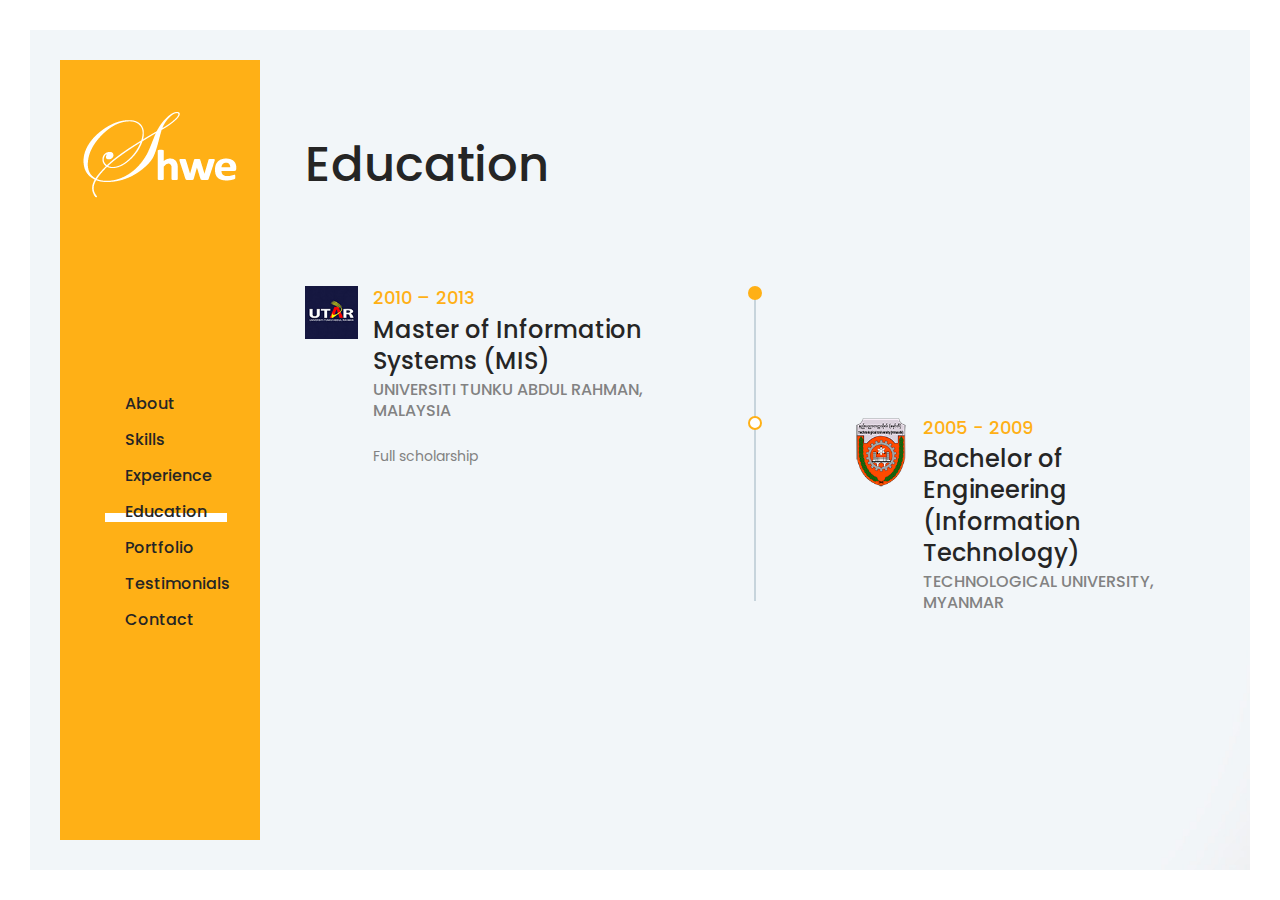
<file: education.html>
<!DOCTYPE html>
<html lang="en">

<head>
    <meta charset="UTF-8">
    <meta name="description" content="">
    <meta http-equiv="X-UA-Compatible" content="IE=edge">
    <meta name="viewport" content="width=device-width, initial-scale=1, shrink-to-fit=no">
    <!-- The above 4 meta tags *must* come first in the head; any other head content must come *after* these tags -->

    <!-- Title -->
    <title>Shwe Yee's Resume - Education</title>

    <!-- Favicon -->
    <link rel="icon" href="img/core-img/favicon.ico">

    <!-- Core Stylesheet -->
    <link rel="stylesheet" href="style.css">

</head>

<body>
    <!-- Preloader -->
    <div id="preloader">
        <div class="loader"></div>
    </div>

    <div class="vcard-main-wrapper">
        <div class="vcard-content-wrapper bg-img" style="background-image: url(img/bg-img/bg6.jpg);">

            <!-- Contact Button -->
            <!-- <div class="horizontal-contact-btn">
                <a href="#" class="btn vcard-btn contact-btn"><i class="fa fa-envelope-o"></i><span>Available for freelance work</span></a>
            </div> -->

            <!-- Header Area -->
            <header class="header_area">
                <!-- Logo -->
                <div class="logo d-flex justify-content-center align-items-center">
                    <a href="/"><img src="img/core-img/logo2.png" alt=""></a>
                    <!-- Navbar Toggle -->
                    <div class="nav-toggle">
                        <i class="fa fa-bars"></i>
                    </div>
                </div>

                <!-- Menu -->
                <ul class="vcard-nav">
                    <li><a href="/">About</a></li>
                    <li><a href="skills.html">Skills</a></li>
                    <li><a href="experience.html">Experience</a></li>
                    <li class="active"><a href="education.html">Education</a></li>
                    <li><a href="portfolio.html">Portfolio</a></li>
                    <li><a href="testimonials.html">Testimonials</a></li>
                    <li><a href="contact.html">Contact</a></li>
                </ul>
            </header>

            <!-- Vcard Page Content -->
            <div class="vcard-page-content-wrapper d-flex align-items-end">
                <div class="page-content">

                    <!-- Work Experience Area -->
                    <div class="education-area">
                        <div class="container-fluid">
                            <div class="row">
                                <!-- Section Heading -->
                                <div class="col-12">
                                    <div class="section-heading">
                                        <h2>Education</h2>
                                    </div>
                                </div>
                            </div>

                            <div class="row">
                                <div class="col-12">
                                    <div class="education-timeline-wrapper">
                                        <!-- Timeline Row -->
                                        <div class="timeline-row"></div>

                                        <!-- Single Work Education -->
                                        <div class="single-education-timeline d-flex active odd-item">
                                            <div class="education-icon mr-15">
                                                <img src="img/core-img/edu1.jpg" alt="">
                                            </div>
                                            <div class="education-content">
                                                <h5>2010 – 2013</h5>
                                                <h4>Master of Information Systems (MIS)</h4>
                                                <h6>Universiti Tunku Abdul Rahman, Malaysia</h6>
                                                <p>Full scholarship</p>
                                            </div>
                                        </div>

                                        <!-- Single Work Education -->
                                        <div class="single-education-timeline d-flex even-item">
                                            <div class="education-icon mr-15">
                                                <img src="img/core-img/edu2.png" alt="">
                                            </div>
                                            <div class="education-content">
                                                <h5>2005 - 2009</h5>
                                                <h4>Bachelor of Engineering (Information Technology)</h4>
                                                <h6>Technological University, Myanmar</h6>
                                                <!-- <p>Lorem ipsum dolor sit amet, consectetur adipiscing elit. Nam eu metus sit amet odio sodales placerat. Sed varius leo ac leo fermentum, eu cursus nunc.</p> -->
                                            </div>
                                        </div>

                                    </div>
                                </div>
                            </div>

                            <!-- <p class="mt-5"><a href="#">Copyright &copy;<script>document.write(new Date().getFullYear());</script> All rights reserved by <a href="https://colorlib.com" target="_blank">Colorlib</a></p> -->
                        </div>
                    </div>

                </div>
            </div>

        </div>
    </div>

    <!-- ##### All Javascript Files ##### -->
    <!-- jQuery-2.2.4 js -->
    <script src="js/jquery/jquery-2.2.4.min.js"></script>
    <!-- Popper js -->
    <script src="js/bootstrap/popper.min.js"></script>
    <!-- Bootstrap js -->
    <script src="js/bootstrap/bootstrap.min.js"></script>
    <!-- All Plugins js -->
    <script src="js/plugins/plugins.js"></script>
    <!-- Active js -->
    <script src="js/active.js"></script>

</body>

</html>
</file>
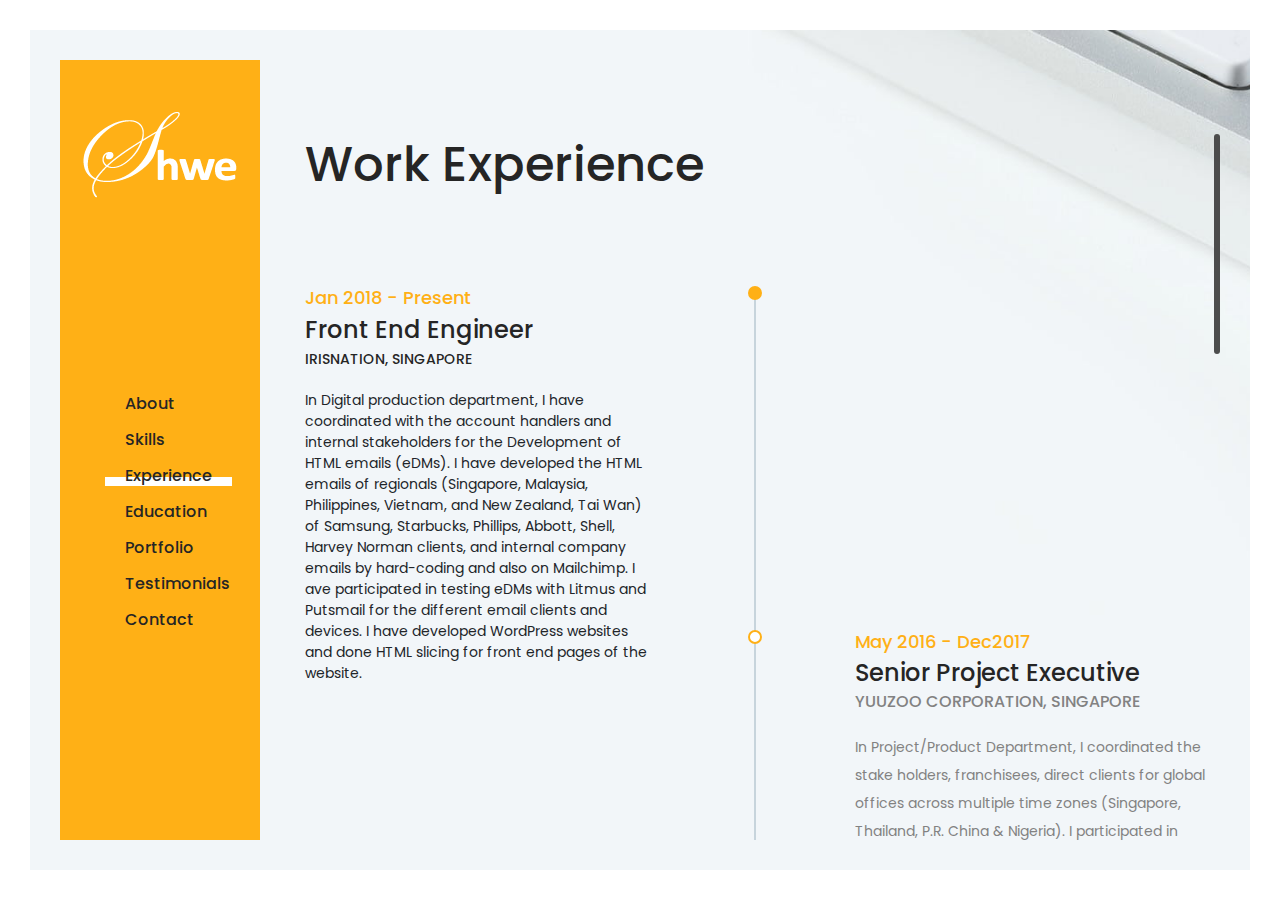
<file: experience.html>
<!DOCTYPE html>
<html lang="en">

<head>
    <meta charset="UTF-8">
    <meta name="description" content="">
    <meta http-equiv="X-UA-Compatible" content="IE=edge">
    <meta name="viewport" content="width=device-width, initial-scale=1, shrink-to-fit=no">
    <!-- The above 4 meta tags *must* come first in the head; any other head content must come *after* these tags -->

    <!-- Title -->
    <title>Shwe Yee's Resume - Experience</title>

    <!-- Favicon -->
    <link rel="icon" href="img/core-img/favicon.ico">

    <!-- Core Stylesheet -->
    <link rel="stylesheet" href="style.css">

</head>

<body>
    <!-- Preloader -->
    <div id="preloader">
        <div class="loader"></div>
    </div>

    <div class="vcard-main-wrapper">
        <div class="vcard-content-wrapper bg-img" style="background-image: url(img/bg-img/bg5.jpg);">

            <!-- Contact Button -->
            <!-- <div class="horizontal-contact-btn">
                <a href="#" class="btn vcard-btn contact-btn"><i class="fa fa-envelope-o"></i><span>Available for freelance work</span></a>
            </div> -->


            <!-- Header Area -->
            <header class="header_area">
                <!-- Logo -->
                <div class="logo d-flex justify-content-center align-items-center">
                    <a href="/"><img src="img/core-img/logo2.png" alt=""></a>
                    <!-- Navbar Toggle -->
                    <div class="nav-toggle">
                        <i class="fa fa-bars"></i>
                    </div>
                </div>

                <!-- Menu -->
                <ul class="vcard-nav">
                    <li><a href="/">About</a></li>
                    <li><a href="skills.html">Skills</a></li>
                    <li class="active"><a href="experience.html">Experience</a></li>
                    <li><a href="education.html">Education</a></li>
                    <li><a href="portfolio.html">Portfolio</a></li>
                    <li><a href="testimonials.html">Testimonials</a></li>
                    <li><a href="contact.html">Contact</a></li>
                </ul>
            </header>

            <!-- Vcard Page Content -->
            <div class="vcard-page-content-wrapper d-flex align-items-end">
                <div class="page-content">

                    <!-- Work Experience Area -->
                    <div class="work-experience-area">
                        <div class="container-fluid">
                            <div class="row">
                                <!-- Section Heading -->
                                <div class="col-12">
                                    <div class="section-heading">
                                        <h2>Work Experience</h2>
                                    </div>
                                </div>
                            </div>
                            
                            <div class="row">
                                <div class="col-12">
                                    <div class="work-experience-timeline-wrapper">
                                        <!-- Timeline Row -->
                                        <div class="timeline-row"></div>
                                        
                                        <!-- Single Work Experience -->
                                        <div class="single-experience-timeline active odd-item">
                                            <h5>Jan 2018 - Present</h5>
                                            <h4>Front End Engineer</h4>
                                            <h6><a href="http://iris-worldwide.com" target="_blank">Irisnation, Singapore</a></h6>
                                            <p>
                                                <ul>
                                                    <li>In Digital production department, I have coordinated with the account handlers and internal stakeholders for the Development of HTML emails (eDMs). I have developed the HTML emails of regionals (Singapore, Malaysia, Philippines, Vietnam, and New Zealand, Tai Wan) of Samsung, Starbucks, Phillips, Abbott, Shell, Harvey Norman clients, and internal company emails by hard-coding and also on Mailchimp. I ave participated in testing eDMs with Litmus and Putsmail for the different email clients and devices. I have developed WordPress websites and done HTML slicing for front end pages of the website.</li>
                                                </ul>
                                            </p>
                                        </div>
                                        
                                        <!-- Single Work Experience -->
                                        <div class="single-experience-timeline even-item">
                                            <h5>May 2016 - Dec2017</h5>
                                            <h4>Senior Project Executive</h4>
                                            <h6>YuuZoo Corporation, Singapore</h6>
                                            <p>In Project/Product Department, I coordinated the stake holders, franchisees, direct clients for global offices across multiple time zones (Singapore, Thailand, P.R. China & Nigeria). I participated in front end stuffs like HTML slicing for landing pages, campaign pages , and management dashboard of platform with HTML, CSS, JavaScript, Bootstrap. I participated in testing phases and solved for the cross browser, cross-platform sand cross-device compatibility for inconsistencies. I leaded implementation of the projects. I leaded planning of the projects. I resolved or assisted in the resolution of conflicts within and between projects or functional areas. I developed methods to monitor project or area progress and provided corrective supervision. I managed resource allocation; facilitated the definition of service levels and customer requirements. I interacted regularly with existing or potential clients to determine their needs and to develop plans for improving delivery. I worked cross-functionally to solve problems and implement changes. I presented oral and written reports defining plans, problems, and resolutions to appropriate levels of management. I provided the product training to clients and franchisee. I managed requests and backlog for social network and e-Commerce related products.</p>
                                        </div>
                                        
                                        <!-- Single Work Experience -->
                                        <div class="single-experience-timeline odd-item">
                                            <h5>May 2015 – Feb 2016</h5>
                                            <h4>Senior Web Developer</h4>
                                            <h6><a href="http://www.novitee.com/" target="_blank">BC Group Technology Co., Ltd., Myanmar</a></h6>
                                            <p>I deeveloped many wordpress websites and mostly ecommerce websites. I worked in front end staffs such as HTML slicing with css and javascript for wordpress customized themes and laravel projects. I participated in testing and debugging the cross browser, cross-platform sand cross-device compatibility for inconsistencies. I wrote the documentations or user guides for the projects. I optimized the site’s speed with Google Analytics. I lead the projects in the team.  I reported the status of daily tasks to Boss directly. * BC Group Technology Company Limited is a branch of Novitee Pte Ltd, Singapore.</p>
                                        </div>
                                        
                                        <!-- Single Work Experience -->
                                        <div class="single-experience-timeline even-item">
                                            <h5>Jul 2014 – Apr 2015</h5>
                                            <h4>Web Developer</h4>
                                            <h6><a href="http://www.aceplussolutions.com/" target="_blank">AcePlus Solutions Co., Ltd, Myanmar</a></h6>
                                            <p>I worked in front-end stuffs like converting mockups into markup (HTML + Css + jQuery). I developed the websites with Wordpress. I translated Markup into eccube for ecommerce site. I created Mockups with Photoshop (Diceky website). I participated in testing and debugging cross-browser, cross-platform, and/or cross-device compatibility for inconsistencies. I wrote some technical blog posts for Tech Myanmar website (http://www.tech-myanmar.com/). I reported the track of company website monthly by Google Analytics</p>
                                        </div>
                                        
                                    </div>
                                </div>
                            </div>
                        </div>
                        
                    </div>

                </div>
            </div>

        </div>
    </div>

    <!-- ##### All Javascript Files ##### -->
    <!-- jQuery-2.2.4 js -->
    <script src="js/jquery/jquery-2.2.4.min.js"></script>
    <!-- Popper js -->
    <script src="js/bootstrap/popper.min.js"></script>
    <!-- Bootstrap js -->
    <script src="js/bootstrap/bootstrap.min.js"></script>
    <!-- All Plugins js -->
    <script src="js/plugins/plugins.js"></script>
    <!-- Active js -->
    <script src="js/active.js"></script>

</body>

</html>
</file>
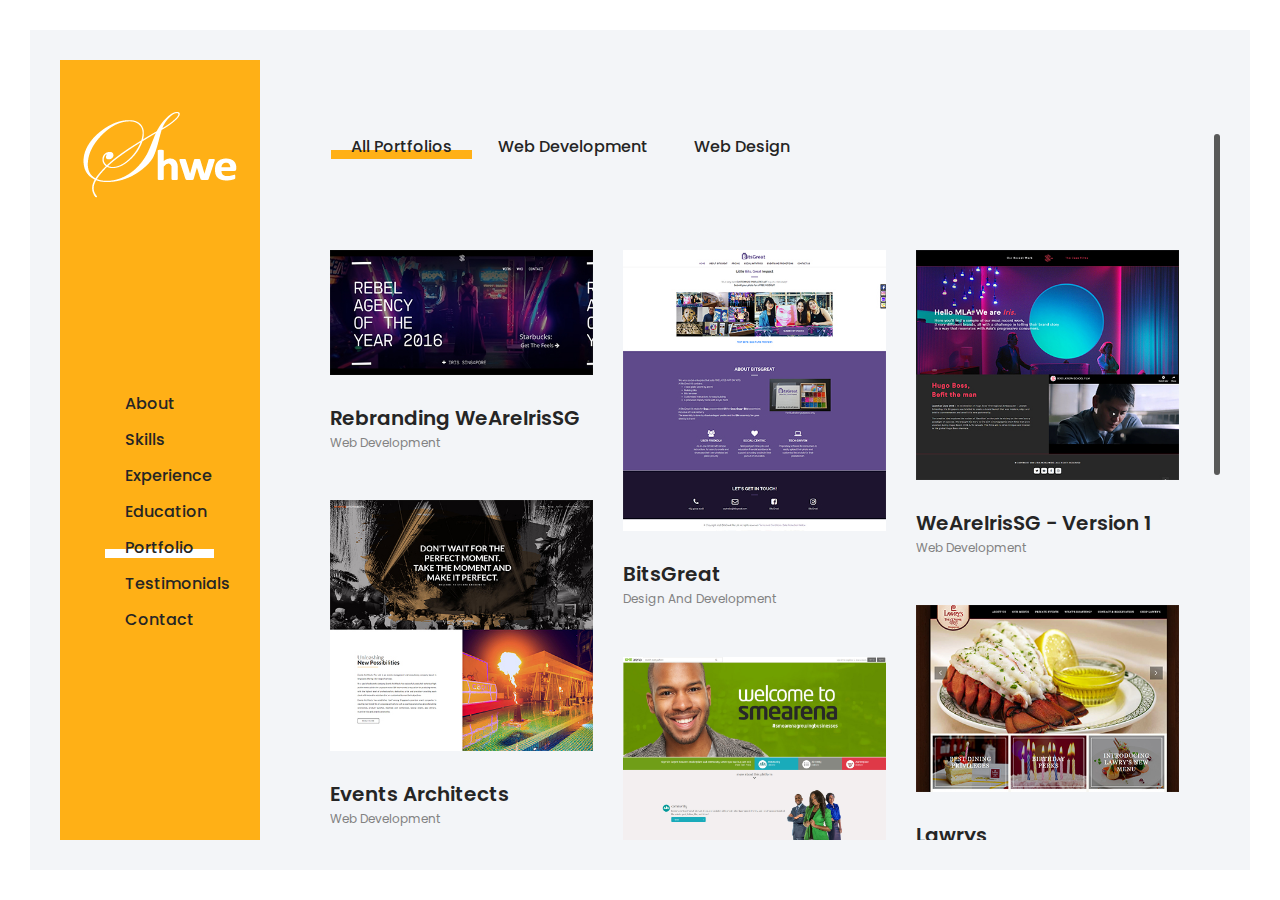
<file: portfolio.html>
<!DOCTYPE html>
<html lang="en">
  <head>
    <meta charset="UTF-8" />
    <meta name="description" content="" />
    <meta http-equiv="X-UA-Compatible" content="IE=edge" />
    <meta
      name="viewport"
      content="width=device-width, initial-scale=1, shrink-to-fit=no"
    />
    <!-- The above 4 meta tags *must* come first in the head; any other head content must come *after* these tags -->

    <!-- Title -->
    <title>Shwe Yee's Resume - Portfolio</title>

    <!-- Favicon -->
    <link rel="icon" href="img/core-img/favicon.ico" />

    <!-- Core Stylesheet -->
    <link rel="stylesheet" href="style.css" />
  </head>

  <body>
    <!-- Preloader -->
    <div id="preloader">
      <div class="loader"></div>
    </div>

    <div class="vcard-main-wrapper">
      <div class="vcard-content-wrapper bg-img">
        <!-- Contact Button -->
        <!-- <div class="horizontal-contact-btn">
                <a href="#" class="btn vcard-btn contact-btn"><i class="fa fa-envelope-o"></i><span>Available for freelance work</span></a>
            </div> -->

        <!-- Header Area -->
        <header class="header_area">
          <!-- Logo -->
          <div class="logo d-flex justify-content-center align-items-center">
            <a href="/"><img src="img/core-img/logo2.png" alt=""/></a>
            <!-- Navbar Toggle -->
            <div class="nav-toggle">
              <i class="fa fa-bars"></i>
            </div>
          </div>

          <!-- Menu -->
          <ul class="vcard-nav">
            <li><a href="/">About</a></li>
            <li><a href="skills.html">Skills</a></li>
            <li><a href="experience.html">Experience</a></li>
            <li><a href="education.html">Education</a></li>
            <li class="active"><a href="portfolio.html">Portfolio</a></li>
            <li><a href="testimonials.html">Testimonials</a></li>
            <li><a href="contact.html">Contact</a></li>
          </ul>
        </header>

        <!-- Vcard Page Content -->
        <div class="vcard-page-content-wrapper d-flex align-items-end">
          <div class="page-content">
            <!-- ##### Portfolio Area Start ##### -->
            <div class="portfolio-area clearfix">
              <div class="container-fluid">
                <div class="row">
                  <div class="col-12">
                    <div class="vcard-projects-menu">
                      <div class="portfolio-menu">
                        <button class="btn active" data-filter="*">
                          All Portfolios
                        </button>
                        <button class="btn" data-filter=".web">
                          Web Development
                        </button>
                        <button class="btn" data-filter=".design">
                          Web Design
                        </button>
                      </div>
                    </div>
                  </div>
                </div>
              </div>

              <div class="container-fluid">
                <div class="row vcard-portfolio">
                  <!-- Single gallery Item -->
                  <div
                    class="col-12 col-sm-6 col-xl-4 single-portfolio-area web"
                  >
                    <img src="img/bg-img/p1.jpg" alt="" />
                    <!-- Content -->
                    <div class="portfolio-content">
                      <a href="http://v3.weareirissg.com/" target="_blank">
                        <h5>Rebranding WeAreIrisSG</h5>
                        <p class="catagory">Web development</p>
                      </a>
                      <!-- Zoom View -->
                      <div class="vcard-img-zoom">
                        <a href="img/bg-img/p1.jpg" class="img-url"
                          ><i class="fa fa-search-plus" aria-hidden="true"></i
                        ></a>
                      </div>
                    </div>
                  </div>

                  <!-- Single gallery Item -->
                  <div
                    class="col-12 col-sm-6 col-xl-4 single-portfolio-area web design"
                  >
                    <img src="img/bg-img/p2.jpg" alt="" />
                    <!-- Content -->
                    <div class="portfolio-content">
                      <a href="https://www.bitsgreat.com/" target="_blank">
                        <h5>BitsGreat</h5>
                        <p class="catagory">Design and development</p>
                      </a>
                      <!-- Zoom View -->
                      <div class="vcard-img-zoom">
                        <a href="img/bg-img/p2.jpg" class="img-url"
                          ><i class="fa fa-search-plus" aria-hidden="true"></i
                        ></a>
                      </div>
                    </div>
                  </div>

                  <!-- Single gallery Item -->
                  <div
                    class="col-12 col-sm-6 col-xl-4 single-portfolio-area web"
                  >
                    <img src="img/bg-img/p3.jpg" alt="" />
                    <!-- Content -->
                    <div class="portfolio-content">
                      <a href="http://weareirissg.com/" target="_blank">
                        <h5>WeAreIrisSG - Version 1</h5>
                        <p class="catagory">Web development</p>
                      </a>
                      <!-- Zoom View -->
                      <div class="vcard-img-zoom">
                        <a href="img/bg-img/p3.jpg" class="img-url"
                          ><i class="fa fa-search-plus" aria-hidden="true"></i
                        ></a>
                      </div>
                    </div>
                  </div>

                  <!-- Single gallery Item -->
                  <div
                    class="col-12 col-sm-6 col-xl-4 single-portfolio-area web"
                  >
                    <img src="img/bg-img/p4.jpg" alt="" />
                    <!-- Content -->
                    <div class="portfolio-content">
                      <a
                        href="https://www.eventsarchitects.com/"
                        target="_blank"
                      >
                        <h5>Events Architects</h5>
                        <p class="catagory">Web development</p>
                      </a>
                      <!-- Zoom View -->
                      <div class="vcard-img-zoom">
                        <a href="img/bg-img/p4.jpg" class="img-url"
                          ><i class="fa fa-search-plus" aria-hidden="true"></i
                        ></a>
                      </div>
                    </div>
                  </div>

                  <!-- Single gallery Item -->
                  <div
                    class="col-12 col-sm-6 col-xl-4 single-portfolio-area web"
                  >
                    <img src="img/bg-img/p6.jpg" alt="" />
                    <!-- Content -->
                    <div class="portfolio-content">
                      <a href="http://www.lawrys.com.sg/" target="_blank">
                        <h5>Lawrys</h5>
                        <p class="catagory">Web development</p>
                      </a>
                      <!-- Zoom View -->
                      <div class="vcard-img-zoom">
                        <a href="img/bg-img/p6.jpg" class="img-url"
                          ><i class="fa fa-search-plus" aria-hidden="true"></i
                        ></a>
                      </div>
                    </div>
                  </div>

                  <!-- Single gallery Item -->
                  <div
                    class="col-12 col-sm-6 col-xl-4 single-portfolio-area web motion"
                  >
                    <img src="img/bg-img/p8.jpg" alt="" />
                    <!-- Content -->
                    <div class="portfolio-content">
                      <a href="http://www.smearena.com.ng/" target="_blank">
                        <h5>SMEArena</h5>
                        <p class="catagory">Web development</p>
                      </a>
                      <!-- Zoom View -->
                      <div class="vcard-img-zoom">
                        <a href="img/bg-img/p9.jpg" class="img-url"
                          ><i class="fa fa-search-plus" aria-hidden="true"></i
                        ></a>
                      </div>
                    </div>
                  </div>

                  <!-- Single gallery Item -->
                  <div
                    class="col-12 col-sm-6 col-xl-4 single-portfolio-area web"
                  >
                    <img src="img/bg-img/p5.jpg" alt="" />
                    <!-- Content -->
                    <div class="portfolio-content">
                      <a href="https://www.milltrust.com/" target="_blank">
                        <h5>Milltrust</h5>
                        <p class="catagory">Web development</p>
                      </a>
                      <!-- Zoom View -->
                      <div class="vcard-img-zoom">
                        <a href="img/bg-img/p5.jpg" class="img-url"
                          ><i class="fa fa-search-plus" aria-hidden="true"></i
                        ></a>
                      </div>
                    </div>
                  </div>

                  <!-- Single gallery Item -->
                  <div
                    class="col-12 col-sm-6 col-xl-4 single-portfolio-area web design"
                  >
                    <img src="img/bg-img/p7.jpg" alt="" />
                    <!-- Content -->
                    <div class="portfolio-content">
                      <a href="http://www.mdlmip.com" target="_blank">
                        <h5>Mandalay Myotha Industrial Development</h5>
                        <p class="catagory">Design and development</p>
                      </a>
                      <!-- Zoom View -->
                      <div class="vcard-img-zoom">
                        <a href="img/bg-img/p7.jpg" class="img-url"
                          ><i class="fa fa-search-plus" aria-hidden="true"></i
                        ></a>
                      </div>
                    </div>
                  </div>

                  <!-- Single gallery Item -->
                  <div
                    class="col-12 col-sm-6 col-xl-4 single-portfolio-area web"
                  >
                    <img src="img/bg-img/p9.jpg" alt="" />
                    <!-- Content -->
                    <div class="portfolio-content">
                      <a href="http://tiencreative.com/" target="_blank">
                        <h5>Tien Creative Website</h5>
                        <p class="catagory">Web development</p>
                      </a>
                      <!-- Zoom View -->
                      <div class="vcard-img-zoom">
                        <a href="img/bg-img/p9.jpg" class="img-url"
                          ><i class="fa fa-search-plus" aria-hidden="true"></i
                        ></a>
                      </div>
                    </div>
                  </div>
                </div>

                <!-- See More Button -->
                <div class="row">
                  <div class="col-12">
                    <div class="see-more mt-70 text-center mb-100">
                      <a
                        href="https://www.linkedin.com/in/shwe-yee-83146744/"
                        class="btn vcard-btn"
                        target="_blank"
                        >See More Portfolios</a
                      >
                    </div>
                  </div>
                </div>

                <!-- <p class="mt-5"><a href="#">Copyright &copy;<script>document.write(new Date().getFullYear());</script> All rights reserved by <a href="https://colorlib.com" target="_blank">Colorlib</a></p> -->
              </div>
            </div>
            <!-- ##### Portfolio Area End ##### -->
          </div>
        </div>
      </div>
    </div>

    <!-- ##### All Javascript Files ##### -->
    <!-- jQuery-2.2.4 js -->
    <script src="js/jquery/jquery-2.2.4.min.js"></script>
    <!-- Popper js -->
    <script src="js/bootstrap/popper.min.js"></script>
    <!-- Bootstrap js -->
    <script src="js/bootstrap/bootstrap.min.js"></script>
    <!-- All Plugins js -->
    <script src="js/plugins/plugins.js"></script>
    <!-- Active js -->
    <script src="js/active.js"></script>
  </body>
</html>
</file>
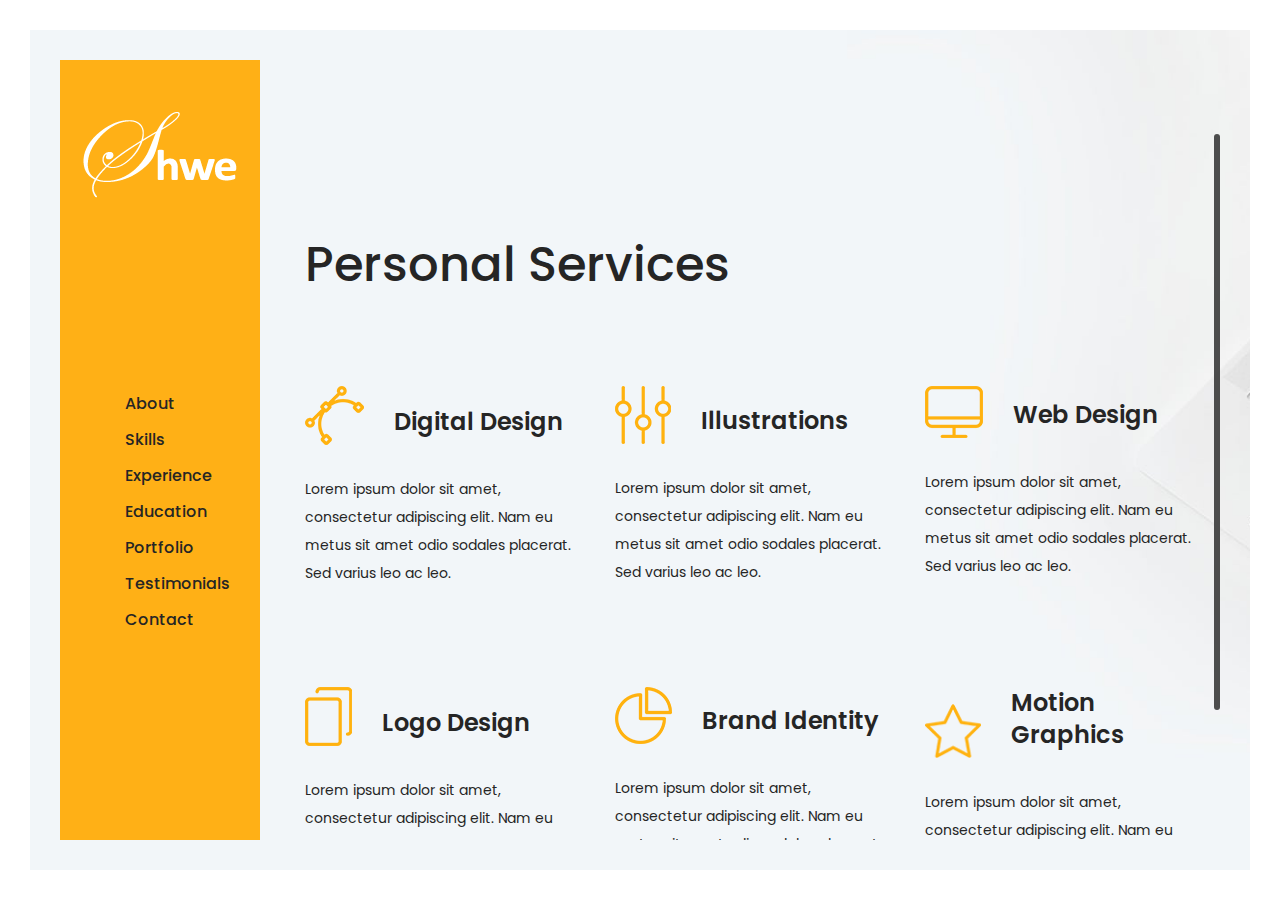
<file: services.html>
<!DOCTYPE html>
<html lang="en">

<head>
    <meta charset="UTF-8">
    <meta name="description" content="">
    <meta http-equiv="X-UA-Compatible" content="IE=edge">
    <meta name="viewport" content="width=device-width, initial-scale=1, shrink-to-fit=no">
    <!-- The above 4 meta tags *must* come first in the head; any other head content must come *after* these tags -->

    <!-- Title -->
    <title>Shwe Yee's Resume - Services</title>

    <!-- Favicon -->
    <link rel="icon" href="img/core-img/favicon.ico">

    <!-- Core Stylesheet -->
    <link rel="stylesheet" href="style.css">

</head>

<body>
    <!-- Preloader -->
    <div id="preloader">
        <div class="loader"></div>
    </div>

    <div class="vcard-main-wrapper">
        <div class="vcard-content-wrapper bg-img" style="background-image: url(img/bg-img/bg4.jpg);">

            <!-- Contact Button -->
            <!-- <div class="horizontal-contact-btn">
                <a href="#" class="btn vcard-btn contact-btn"><i class="fa fa-envelope-o"></i><span>Available for freelance work</span></a>
            </div> -->


            <!-- Header Area -->
            <header class="header_area">
                <!-- Logo -->
                <div class="logo d-flex justify-content-center align-items-center">
                    <a href="/"><img src="img/core-img/logo2.png" alt=""></a>
                    <!-- Navbar Toggle -->
                    <div class="nav-toggle">
                        <i class="fa fa-bars"></i>
                    </div>
                </div>

                <!-- Menu -->
                <ul class="vcard-nav">
                    <li><a href="/">About</a></li>
                    <li><a href="skills.html">Skills</a></li>
                    <li><a href="experience.html">Experience</a></li>
                    <li><a href="education.html">Education</a></li>
                    <li><a href="portfolio.html">Portfolio</a></li>
                    <li><a href="testimonials.html">Testimonials</a></li>
                    <li><a href="contact.html">Contact</a></li>
                </ul>
            </header>

            <!-- Vcard Page Content -->
            <div class="vcard-page-content-wrapper d-flex align-items-end">
                <div class="page-content">

                    <!-- ##### Services Area Start ##### -->
                    <div class="services-area mt-100 clearfix">
                        <div class="container-fluid">
                            <div class="row">
                                <!-- Section Heading -->
                                <div class="col-12">
                                    <div class="section-heading">
                                        <h2>Personal Services</h2>
                                    </div>
                                </div>
                            </div>

                            <div class="row">
                                <!-- Single Service Area -->
                                <div class="col-12 col-md-6 col-xl-4">
                                    <div class="single-service-area mb-100">
                                        <div class="service-title d-flex align-items-end">
                                            <div class="icon">
                                                <img src="img/core-img/vector2.png" alt="">
                                            </div>
                                            <h4>Digital Design</h4>
                                        </div>
                                        <p>Lorem ipsum dolor sit amet, consectetur adipiscing elit. Nam eu metus sit amet odio sodales placerat. Sed varius leo ac leo.</p>
                                    </div>
                                </div>

                                <!-- Single Service Area -->
                                <div class="col-12 col-md-6 col-xl-4">
                                    <div class="single-service-area mb-100">
                                        <div class="service-title d-flex align-items-end">
                                            <div class="icon">
                                                <img src="img/core-img/settings2.png" alt="">
                                            </div>
                                            <h4>Illustrations</h4>
                                        </div>
                                        <p>Lorem ipsum dolor sit amet, consectetur adipiscing elit. Nam eu metus sit amet odio sodales placerat. Sed varius leo ac leo.</p>
                                    </div>
                                </div>

                                <!-- Single Service Area -->
                                <div class="col-12 col-md-6 col-xl-4">
                                    <div class="single-service-area mb-100">
                                        <div class="service-title d-flex align-items-end">
                                            <div class="icon">
                                                <img src="img/core-img/monitor3.png" alt="">
                                            </div>
                                            <h4>Web Design</h4>
                                        </div>
                                        <p>Lorem ipsum dolor sit amet, consectetur adipiscing elit. Nam eu metus sit amet odio sodales placerat. Sed varius leo ac leo.</p>
                                    </div>
                                </div>

                                <!-- Single Service Area -->
                                <div class="col-12 col-md-6 col-xl-4">
                                    <div class="single-service-area mb-100">
                                        <div class="service-title d-flex align-items-end">
                                            <div class="icon">
                                                <img src="img/core-img/copy2.png" alt="">
                                            </div>
                                            <h4>Logo Design</h4>
                                        </div>
                                        <p>Lorem ipsum dolor sit amet, consectetur adipiscing elit. Nam eu metus sit amet odio sodales placerat. Sed varius leo ac leo.</p>
                                    </div>
                                </div>

                                <!-- Single Service Area -->
                                <div class="col-12 col-md-6 col-xl-4">
                                    <div class="single-service-area mb-100">
                                        <div class="service-title d-flex align-items-end">
                                            <div class="icon">
                                                <img src="img/core-img/pie-chart.png" alt="">
                                            </div>
                                            <h4>Brand Identity</h4>
                                        </div>
                                        <p>Lorem ipsum dolor sit amet, consectetur adipiscing elit. Nam eu metus sit amet odio sodales placerat. Sed varius leo ac leo.</p>
                                    </div>
                                </div>

                                <!-- Single Service Area -->
                                <div class="col-12 col-md-6 col-xl-4">
                                    <div class="single-service-area mb-100">
                                        <div class="service-title d-flex align-items-end">
                                            <div class="icon">
                                                <img src="img/core-img/star2.png" alt="">
                                            </div>
                                            <h4>Motion Graphics</h4>
                                        </div>
                                        <p>Lorem ipsum dolor sit amet, consectetur adipiscing elit. Nam eu metus sit amet odio sodales placerat. Sed varius leo ac leo.</p>
                                    </div>
                                </div>
                            </div>
                        </div>
                    </div>
                    <!-- ##### Services Area End ##### -->

                    <!-- <p class="mt-5"><a href="#">Copyright &copy;<script>document.write(new Date().getFullYear());</script> All rights reserved by <a href="https://colorlib.com" target="_blank">Colorlib</a></p> -->

                </div>
            </div>

        </div>
    </div>

    <!-- ##### All Javascript Files ##### -->
    <!-- jQuery-2.2.4 js -->
    <script src="js/jquery/jquery-2.2.4.min.js"></script>
    <!-- Popper js -->
    <script src="js/bootstrap/popper.min.js"></script>
    <!-- Bootstrap js -->
    <script src="js/bootstrap/bootstrap.min.js"></script>
    <!-- All Plugins js -->
    <script src="js/plugins/plugins.js"></script>
    <!-- Active js -->
    <script src="js/active.js"></script>

</body>

</html>
</file>
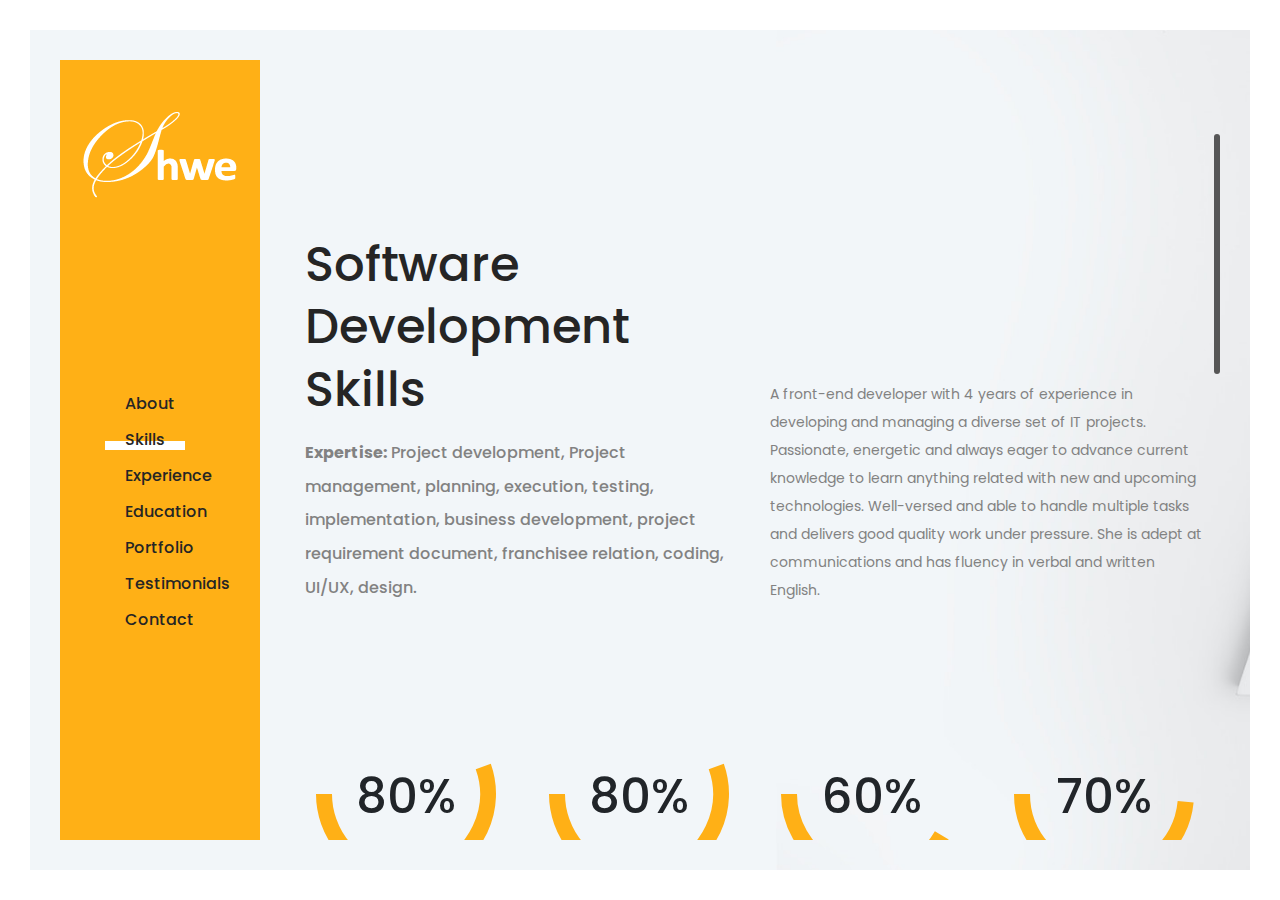
<file: skills.html>
<!DOCTYPE html>
<html lang="en">

<head>
    <meta charset="UTF-8">
    <meta name="description" content="">
    <meta http-equiv="X-UA-Compatible" content="IE=edge">
    <meta name="viewport" content="width=device-width, initial-scale=1, shrink-to-fit=no">
    <!-- The above 4 meta tags *must* come first in the head; any other head content must come *after* these tags -->

    <!-- Title -->
    <title>Shwe Yee's Resume - Skills</title>

    <!-- Favicon -->
    <link rel="icon" href="img/core-img/favicon.ico">

    <!-- Core Stylesheet -->
    <link rel="stylesheet" href="style.css">

</head>

<body>
    <!-- Preloader -->
    <div id="preloader">
        <div class="loader"></div>
    </div>

    <div class="vcard-main-wrapper">
        <div class="vcard-content-wrapper bg-img" style="background-image: url(img/bg-img/bg2.jpg);">

            <!-- Contact Button -->
            <!-- <div class="horizontal-contact-btn">
                <a href="#" class="btn vcard-btn contact-btn"><i class="fa fa-envelope-o"></i><span>Available for freelance work</span></a>
            </div> -->


            <!-- Header Area -->
            <header class="header_area">
                <!-- Logo -->
                <div class="logo d-flex justify-content-center align-items-center">
                    <a href="/"><img src="img/core-img/logo2.png" alt=""></a>
                    <!-- Navbar Toggle -->
                    <div class="nav-toggle">
                        <i class="fa fa-bars"></i>
                    </div>
                </div>

                <!-- Menu -->
                <ul class="vcard-nav">
                    <li><a href="/">About</a></li>
                    <li class="active"><a href="skills.html">Skills</a></li>
                    <li><a href="experience.html">Experience</a></li>
                    <li><a href="education.html">Education</a></li>
                    <li><a href="portfolio.html">Portfolio</a></li>
                    <li><a href="testimonials.html">Testimonials</a></li>
                    <li><a href="contact.html">Contact</a></li>
                </ul>
            </header>

            <!-- Vcard Page Content -->
            <div class="vcard-page-content-wrapper d-flex align-items-end">
                <div class="page-content">

                    <!-- ##### About Me Area Start ##### -->
                    <div class="about-me-area section-padding-100 clearfix">
                        <div class="container-fluid">
                            <div class="row align-items-end">
                                <div class="col-12 col-xl-6">
                                    <div class="about-me-text">
                                        <h2>Software Development Skills</h2>
                                        <h6><strong>Expertise:</strong> Project development, Project management, planning, execution, testing, implementation, business development, project requirement document, franchisee relation, coding, UI/UX, design.</h6>
                                    </div>
                                </div>

                                <div class="col-12 col-xl-6">
                                    <div class="about-me-text">
                                        <p>A front-end developer with 4 years of experience in developing and managing a diverse set of IT projects. Passionate, energetic and always eager to advance current knowledge to learn anything related with new and upcoming technologies. Well-versed and able to handle multiple tasks and delivers good quality work under pressure. She is adept at communications and has fluency in verbal and written English.</p>
                                    </div>
                                </div>
                            </div>
                        </div>
                    </div>
                    <!-- ##### About Me Area End ##### -->

                    <!-- ##### Skilss Area Start ##### -->
                    <div class="skills-area clearfix">
                        <div class="container-fluid">
                            <div class="row">

                                <!-- Single Skills Area -->
                                <div class="col-12 col-md-6 col-xl-3">
                                    <div class="single-skils-area mb-100">
                                        <div id="circle" class="circle" data-value="0.80">
                                            <span>80%</span>
                                        </div>
                                        <div class="skills-text">
                                            <h6>HTML/XHTML</h6>
                                            <!-- <p>Vestibulum est mattis effic.</p> -->
                                        </div>
                                    </div>
                                </div>

                                <!-- Single Skills Area -->
                                <div class="col-12 col-md-6 col-xl-3">
                                    <div class="single-skils-area mb-100">
                                        <div id="circle2" class="circle" data-value="0.80">
                                            <span>80%</span>
                                        </div>
                                        <div class="skills-text">
                                            <h6>Css</h6>
                                            <p>with Responsive media queries</p>
                                        </div>
                                    </div>
                                </div>

                                <!-- Single Skills Area -->
                                <div class="col-12 col-md-6 col-xl-3">
                                    <div class="single-skils-area mb-100">
                                        <div id="circle3" class="circle" data-value="0.60">
                                            <span>60%</span>
                                        </div>
                                        <div class="skills-text">
                                            <h6>React</h6>
                                            <!-- <p>A JavaScript library for building user interfaces</p> -->
                                        </div>
                                    </div>
                                </div>

                                <!-- Single Skills Area -->
                                <div class="col-12 col-md-6 col-xl-3">
                                    <div class="single-skils-area mb-100">
                                        <div id="circle4" class="circle" data-value="0.70">
                                            <span>70%</span>
                                        </div>
                                        <div class="skills-text">
                                            <h6>eS6</h6>
                                            <!-- <p>ECMAScript 6</p> -->
                                        </div>
                                    </div>
                                </div>
 

                                <!-- Single Skills Area -->
                                <div class="col-12 col-md-6 col-xl-3">
                                    <div class="single-skils-area mb-100">
                                        <div id="circle5" class="circle" data-value="0.80">
                                            <span>80%</span>
                                        </div>
                                        <div class="skills-text">
                                            <h6>Bootstrap 4</h6>
                                            <p>React Bootstrap / ReactStrap</p>
                                        </div>
                                    </div>
                                </div>

                                <!-- Single Skills Area -->
                                <div class="col-12 col-md-6 col-xl-3">
                                    <div class="single-skils-area mb-100">
                                        <div id="circle6" class="circle" data-value="0.60">
                                            <span>60%</span>
                                        </div>
                                        <div class="skills-text">
                                            <h6>JavaScript, jQuery, and Ajax</h6>
                                            <!-- <p>Vestibulum est mattis effic.</p> -->
                                        </div>
                                    </div>
                                </div>

                                <!-- Single Skills Area -->
                                <div class="col-12 col-md-6 col-xl-3">
                                    <div class="single-skils-area mb-100">
                                        <div id="circle7" class="circle" data-value="0.80">
                                            <span>80%</span>
                                        </div>
                                        <div class="skills-text">
                                            <h6>Wordpress</h6>
                                            <!-- <p>Vestibulum est mattis effic.</p> -->
                                        </div>
                                    </div>
                                </div>

                                <!-- Single Skills Area -->
                                <div class="col-12 col-md-6 col-xl-3">
                                    <div class="single-skils-area mb-100">
                                        <div id="circle8" class="circle" data-value="0.70">
                                            <span>70%</span>
                                        </div>
                                        <div class="skills-text">
                                            <h6>Woocommerce</h6>
                                            <p>For Ecommerce</p>
                                        </div>
                                    </div>
                                </div>

                                <!-- Single Skills Area -->
                                <div class="col-12 col-md-6 col-xl-3">
                                    <div class="single-skils-area mb-100">
                                        <div id="circle9" class="circle" data-value="0.90">
                                            <span>90%</span>
                                        </div>
                                        <div class="skills-text">
                                            <h6>Html email development</h6>
                                            <p>by hard-coding</p>
                                        </div>
                                    </div>
                                </div>

                                <!-- Single Skills Area -->
                                <div class="col-12 col-md-6 col-xl-3">
                                    <div class="single-skils-area mb-100">
                                        <div id="circle10" class="circle" data-value="0.50">
                                            <span>50%</span>
                                        </div>
                                        <div class="skills-text">
                                            <h6>Magento, Opencart, and EpiServer</h6>
                                            <p>For Content Management</p>
                                        </div>
                                    </div>
                                </div>

                                <!-- Single Skills Area -->
                                <div class="col-12 col-md-6 col-xl-3">
                                    <div class="single-skils-area mb-100">
                                        <div id="circle11" class="circle" data-value="0.70">
                                            <span>70%</span>
                                        </div>
                                        <div class="skills-text">
                                            <h6>Mailchimp &amp; Litmus</h6>
                                            <p>Email marketing design and automation tools</p>
                                        </div>
                                    </div>
                                </div>

                                <!-- Single Skills Area -->
                                <div class="col-12 col-md-6 col-xl-3">
                                    <div class="single-skils-area mb-100">
                                        <div id="circle12" class="circle" data-value="0.50">
                                            <span>50%</span>
                                        </div>
                                        <div class="skills-text">
                                            <h6>Next.js</h6>
                                            <p>React framework for sever-rendered apps</p>
                                        </div>
                                    </div>
                                </div>

                                <!-- Single Skills Area -->
                                <div class="col-12 col-md-6 col-xl-3">
                                    <div class="single-skils-area mb-100">
                                        <div id="circle13" class="circle" data-value="0.50">
                                            <span>50%</span>
                                        </div>
                                        <div class="skills-text">
                                            <h6>Style in JS</h6>
                                            <!-- <p>Vestibulum est mattis effic.</p> -->
                                        </div>
                                    </div>
                                </div>

                                <!-- Single Skills Area -->
                                <div class="col-12 col-md-6 col-xl-3">
                                    <div class="single-skils-area mb-100">
                                        <div id="circle14" class="circle" data-value="0.60">
                                            <span>60%</span>
                                        </div>
                                        <div class="skills-text">
                                            <h6>Photoshop</h6>
                                            <!-- <p>Vestibulum est mattis effic.</p> -->
                                        </div>
                                    </div>
                                </div>


                            </div>
                        </div>
                    </div>
                   
                    <!-- ##### Skilss Area End ##### -->

                    <!-- <p class="mt-5"><a href="#">Copyright &copy;<script>document.write(new Date().getFullYear());</script> All rights reserved by <a href="https://colorlib.com" target="_blank">Colorlib</a></p> -->

                </div>
            </div>

        </div>
    </div>

    <!-- ##### All Javascript Files ##### -->
    <!-- jQuery-2.2.4 js -->
    <script src="js/jquery/jquery-2.2.4.min.js"></script>
    <!-- Popper js -->
    <script src="js/bootstrap/popper.min.js"></script>
    <!-- Bootstrap js -->
    <script src="js/bootstrap/bootstrap.min.js"></script>
    <!-- All Plugins js -->
    <script src="js/plugins/plugins.js"></script>
    <!-- Active js -->
    <script src="js/active.js"></script>

</body>

</html>
</file>
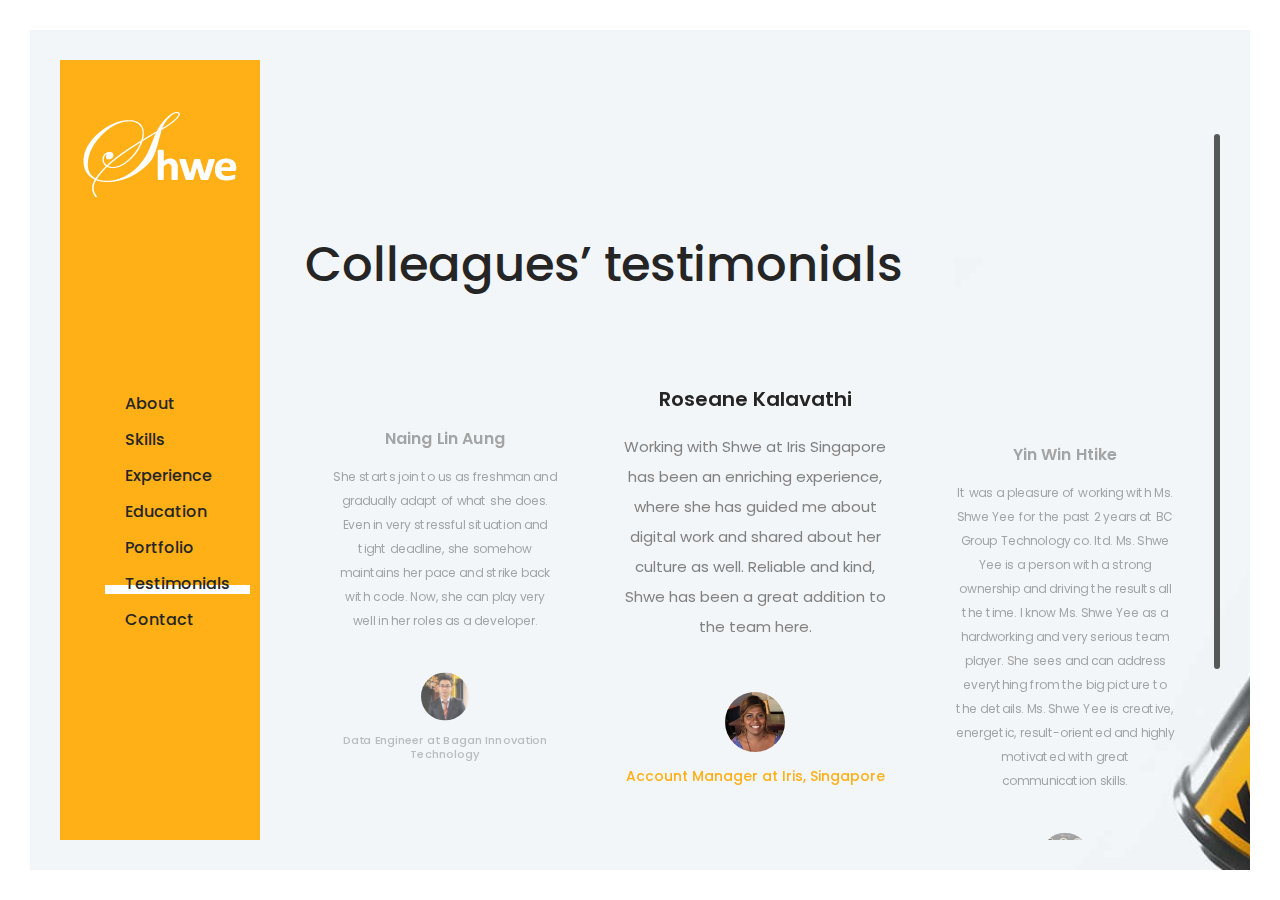
<file: testimonials.html>
<!DOCTYPE html>
<html lang="en">

<head>
    <meta charset="UTF-8">
    <meta name="description" content="">
    <meta http-equiv="X-UA-Compatible" content="IE=edge">
    <meta name="viewport" content="width=device-width, initial-scale=1, shrink-to-fit=no">
    <!-- The above 4 meta tags *must* come first in the head; any other head content must come *after* these tags -->

    <!-- Title -->
    <title>Shwe Yee's Resume - Testimonials</title>

    <!-- Favicon -->
    <link rel="icon" href="img/core-img/favicon.ico">

    <!-- Core Stylesheet -->
    <link rel="stylesheet" href="style.css">

</head>

<body>
    <!-- Preloader -->
    <div id="preloader">
        <div class="loader"></div>
    </div>

    <div class="vcard-main-wrapper">
        <div class="vcard-content-wrapper bg-img" style="background-image: url(img/bg-img/bg7.jpg);">


            <!-- Contact Button -->
            <!-- <div class="horizontal-contact-btn">
                <a href="#" class="btn vcard-btn contact-btn"><i class="fa fa-envelope-o"></i><span>Available for freelance work</span></a>
            </div> -->


            <!-- Header Area -->
            <header class="header_area">
                <!-- Logo -->
                <div class="logo d-flex justify-content-center align-items-center">
                    <a href="/"><img src="img/core-img/logo2.png" alt=""></a>
                    <!-- Navbar Toggle -->
                    <div class="nav-toggle">
                        <i class="fa fa-bars"></i>
                    </div>
                </div>

                <!-- Menu -->
                <ul class="vcard-nav">
                    <li><a href="/">About</a></li>
                    <li><a href="skills.html">Skills</a></li>
                    <li><a href="experience.html">Experience</a></li>
                    <li><a href="education.html">Education</a></li>
                    <li><a href="portfolio.html">Portfolio</a></li>
                    <li class="active"><a href="testimonials.html">Testimonials</a></li>
                    <li><a href="contact.html">Contact</a></li>
                </ul>
            </header>

            <!-- Vcard Page Content -->
            <div class="vcard-page-content-wrapper d-flex align-items-end">
                <div class="page-content">

                    <!-- ##### Testimonials Area Start ##### -->
                    <section class="testimonials-area section-padding-100">
                        <div class="container-fluid">
                            <div class="row">
                                <!-- Section Heading -->
                                <div class="col-12">
                                    <div class="section-heading">
                                        <h2>Colleagues’ testimonials</h2>
                                    </div>
                                </div>
                            </div>

                            <div class="row">
                                <div class="col-12">

                                    <!-- Testimonial Slides -->
                                    <div class="testimonial-slides horizontal owl-carousel">

                                        <!-- Single Testimonial Area -->
                                        <div class="single-testimonial">
                                            <h5>Roseane Kalavathi</h5>
                                            <p>Working with Shwe at Iris Singapore has been an enriching experience, where she has guided me about digital work and shared about her culture as well. Reliable and kind, Shwe has been a great addition to the team here.</p>
                                            <div class="testimonial-author-info mt-50">
                                                <img src="img/bg-img/tes-1.jpg" alt="">
                                                <h6><span>Account Manager at Iris, Singapore</span></h6>
                                            </div>
                                        </div>

                                        <!-- Single Testimonial Area -->
                                        <div class="single-testimonial">
                                            <h5>Yin Win Htike</h5>
                                            <p>It was a pleasure of working with Ms. Shwe Yee for the past 2 years at BC Group Technology co. ltd. Ms. Shwe Yee is a person with a strong ownership and driving the results all the time. I know Ms. Shwe Yee as a hardworking and very serious team player. She sees and can address everything from the big picture to the details. Ms. Shwe Yee is creative, energetic, result-oriented and highly motivated with great communication skills.</p>
                                            <div class="testimonial-author-info mt-50">
                                                <img src="img/bg-img/tes-2.jpg" alt="">
                                                <h6><span>PHP Developer at Tech Fun Myanmar</span></h6>
                                            </div>
                                        </div>

                                        <!-- Single Testimonial Area -->
                                        <div class="single-testimonial">
                                            <h5>Ohnmar Soe</h5>
                                            <p>I had the pleasure of working with Shwe Yee for one year at the Ace Plus Solutions Company, collaborating on several projects. She can play well as frontend developer. She is smart. I trust she can make productivity level of her team.</p>
                                            <div class="testimonial-author-info mt-50">
                                                <img src="img/bg-img/tes-3.jpg" alt="">
                                                <h6><span>Web Developer at AcePLus Solutions Co.,Ltd</span></h6>
                                            </div>
                                        </div>

                                        <!-- Single Testimonial Area -->
                                        <div class="single-testimonial">
                                            <h5>Myat Thinzar Soe</h5>
                                            <p>Shwe is a talented, hardworking front-end developer with strong motivation. She always tries to learn new things related to her career and love to accept challenges. Most importantly, she is a kind person who tries to contribute the company and colleges. As an IT profession, she is amazing by possessing creative and positive thinking, high communication skill and great programming skill.</p>
                                            <div class="testimonial-author-info mt-50">
                                                <img src="img/bg-img/tes-4.jpg" alt="">
                                                <h6><span>Business Analyst</span></h6>
                                            </div>
                                        </div>

                                        <!-- Single Testimonial Area -->
                                        <div class="single-testimonial">
                                            <h5>Naing Lin Aung</h5>
                                            <p>She starts join to us as freshman and gradually adapt of what she does. Even in very stressful situation and tight deadline, she somehow maintains her pace and strike back with code. Now, she can play very well in her roles as a developer.</p>
                                            <div class="testimonial-author-info mt-50">
                                                <img src="img/bg-img/tes-5.jpg" alt="">
                                                <h6><span>Data Engineer at Bagan Innovation Technology</span></h6>
                                            </div>
                                        </div>

                                    </div>
                                </div>
                            </div>
                        </div>
                    </section>

                    <!-- <p class="mt-5"><a href="#">Copyright &copy;<script>document.write(new Date().getFullYear());</script> All rights reserved by <a href="https://colorlib.com" target="_blank">Colorlib</a></p> -->
                    
                    <!-- ##### Testimonials Area End ##### -->

                </div>
            </div>

        </div>
    </div>

    <!-- ##### All Javascript Files ##### -->
    <!-- jQuery-2.2.4 js -->
    <script src="js/jquery/jquery-2.2.4.min.js"></script>
    <!-- Popper js -->
    <script src="js/bootstrap/popper.min.js"></script>
    <!-- Bootstrap js -->
    <script src="js/bootstrap/bootstrap.min.js"></script>
    <!-- All Plugins js -->
    <script src="js/plugins/plugins.js"></script>
    <!-- Active js -->
    <script src="js/active.js"></script>

</body>

</html>
</file>
<file: style.css>
/*
[Master Stylesheet - v1.0]
- Template Name: Vcard - Resume CV & Vcard Template
- Template Author: Colorlib
- Template URL: http://colorlib.com
- Version: 1.0.0
*/
/* ***** Index of Stylesheet *****
:: 1.0 Import Fonts
:: 2.0 Import All CSS
:: 3.0 Base CSS 
:: 4.0 Header Area
:: 5.0 Hero Area
:: 6.0 About Me Area
:: 7.0 Skills Area
:: 8.0 Service Area
:: 9.0 Portfolio Area
:: 10.0 Cool Facts Area
:: 11.0 Testimonials Area
:: 12.0 Footer Area
:: 13.0 Contact Area
:: 14.0 Contact Information
:: 15.0 Versions Area
:: 16.0 Horizontal Version CSS
:: 17.0 Work Experience Area
:: 18.0 Education Area */
/* :: 1.0 Import Fonts */
@import url("https://fonts.googleapis.com/css?family=Poppins:100,100i,200,200i,300,300i,400,400i,500,500i,600,600i,700,700i,800,800i,900,900i");
/* :: 2.0 Import All CSS */
@import url(css/bootstrap.min.css);
@import url(css/owl.carousel.min.css);
@import url(css/animate.css);
@import url(css/magnific-popup.css);
@import url(css/font-awesome.min.css);
@import url(css/custom-icon.css);
@import url(css/classy-nav.min.css);
@import url(css/nice-select.min.css);
/* :: 3.0 Base CSS */
* {
  margin: 0;
  padding: 0; }

body {
  font-family: "Poppins", sans-serif;
  font-size: 14px; }

h1,
h2,
h3,
h4,
h5,
h6 {
  color: #252525;
  line-height: 1.3;
  font-weight: 500; }

p {
  color: #828282;
  font-size: 14px;
  line-height: 2;
  font-weight: 400; }

a,
a:hover,
a:focus {
  -webkit-transition-duration: 500ms;
  transition-duration: 500ms;
  text-decoration: none;
  outline: 0 solid transparent;
  color: #252525;
  font-weight: 500;
  font-size: 14px;
  color: #252525; }

ul,
ol {
  margin: 0; }
  ul li,
  ol li {
    list-style: none; }

img {
  height: auto;
  max-width: 100%; }

/* Spacing */
.mt-15 {
  margin-top: 15px !important; }

.mt-30 {
  margin-top: 30px !important; }

.mt-50 {
  margin-top: 50px !important; }

.mt-70 {
  margin-top: 70px !important; }

.mt-80 {
  margin-top: 80px !important; }

.mt-100 {
  margin-top: 100px !important; }

.mb-15 {
  margin-bottom: 15px !important; }

.mb-30 {
  margin-bottom: 30px !important; }

.mb-50 {
  margin-bottom: 50px !important; }

.mb-70 {
  margin-bottom: 70px !important; }

.mb-80 {
  margin-bottom: 80px !important; }

.mb-100 {
  margin-bottom: 100px !important; }

.ml-15 {
  margin-left: 15px !important; }

.ml-30 {
  margin-left: 30px !important; }

.ml-50 {
  margin-left: 50px !important; }

.mr-15 {
  margin-right: 15px !important; }

.mr-30 {
  margin-right: 30px !important; }

.mr-50 {
  margin-right: 50px !important; }

/* Height */
.height-400 {
  height: 400px !important; }

.height-500 {
  height: 500px !important; }

.height-600 {
  height: 600px !important; }

.height-700 {
  height: 700px !important; }

.height-800 {
  height: 800px !important; }

/* Section Padding */
.section-padding-100 {
  padding-top: 100px;
  padding-bottom: 100px; }

.section-padding-100-0 {
  padding-top: 100px;
  padding-bottom: 0; }

.section-padding-0-100 {
  padding-top: 0;
  padding-bottom: 100px; }

/* Section Heading */
.section-heading {
  position: relative;
  z-index: 1;
  margin-bottom: 90px; }
  .section-heading .line {
    width: 6px;
    height: 30px;
    margin-bottom: 15px;
    display: block;
    background-color: #ffb016; }
  .section-heading h2 {
    margin-bottom: 0;
    font-size: 48px;
    color: #252525; }
    @media only screen and (min-width: 992px) and (max-width: 1199px) {
      .section-heading h2 {
        font-size: 36px; } }
    @media only screen and (min-width: 768px) and (max-width: 991px) {
      .section-heading h2 {
        font-size: 36px; } }
    @media only screen and (max-width: 767px) {
      .section-heading h2 {
        font-size: 30px; } }
  .section-heading.white .line {
    background-color: #fff; }

/* Preloader */
#preloader {
  background-color: #ffb016;
  width: 100%;
  height: 100%;
  position: fixed;
  top: 0;
  left: 0;
  right: 0;
  z-index: 5000; }
  #preloader .loader {
    position: absolute;
    top: 50%;
    left: 50%;
    -webkit-transform: translate(-50%, -50%);
    transform: translate(-50%, -50%);
    width: 50px;
    height: 8px;
    background-color: #fff;
    border-radius: 5px;
    -webkit-animation: vcard-load 2.5s ease-in-out infinite;
    animation: vcard-load 2.5s ease-in-out infinite;
    z-index: 10; }
    #preloader .loader:before, #preloader .loader:after {
      position: absolute;
      display: block;
      content: "";
      -webkit-animation: vcard-load 2s ease-in-out infinite;
      animation: vcard-load 2s ease-in-out infinite;
      height: 8px;
      border-radius: 5px; }
    #preloader .loader:before {
      top: -20px;
      left: 8px;
      width: 40px;
      background-color: #fff; }
    #preloader .loader:after {
      bottom: -20px;
      width: 35px;
      background-color: #fff; }
@keyframes vcard-load {
  0% {
    -webkit-transform: translateX(40px);
    transform: translateX(40px); }
  50% {
    -webkit-transform: translateX(-30px);
    transform: translateX(-30px); }
  100% {
    -webkit-transform: translateX(40px);
    transform: translateX(40px); } }
/* Miscellaneous */
.bg-img {
  background-position: center center;
  background-size: cover;
  background-repeat: no-repeat; }

.bg-white {
  background-color: #ffffff !important; }

.bg-dark {
  background-color: #000000 !important; }

.bg-gray {
  background-color: #f3f5f8; }

.bg-transparent {
  background-color: transparent !important; }

.font-bold {
  font-weight: 700; }

.font-light {
  font-weight: 300; }

.bg-overlay {
  position: relative;
  z-index: 2;
  background-position: center center;
  background-size: cover; }
  .bg-overlay::after {
    background-color: rgba(2, 3, 28, 0.9);
    position: absolute;
    z-index: -1;
    top: 0;
    left: 0;
    width: 100%;
    height: 100%;
    content: ""; }

.mfp-image-holder .mfp-close,
.mfp-iframe-holder .mfp-close {
  color: #ffffff;
  right: 0;
  padding-right: 0;
  width: 30px;
  height: 30px;
  background-color: #ffb016;
  line-height: 30px;
  text-align: center;
  position: absolute;
  top: 40px;
  right: 0; }

input:focus,
textarea:focus {
  outline: none;
  box-shadow: none;
  border-color: transparent; }

/* ScrollUp */
#scrollUp {
  background-color: #ffb016;
  border-radius: 0;
  bottom: 60px;
  box-shadow: 0 2px 6px 0 rgba(0, 0, 0, 0.3);
  color: #ffffff;
  font-size: 24px;
  height: 40px;
  line-height: 38px;
  right: 60px;
  text-align: center;
  width: 40px;
  -webkit-transition-duration: 500ms;
  transition-duration: 500ms; }
  #scrollUp:hover {
    background-color: #000000; }
  @media only screen and (max-width: 767px) {
    #scrollUp {
      bottom: 30px;
      right: 30px; } }

/* Button */
.vcard-btn {
  display: inline-block;
  min-width: 185px;
  height: 54px;
  color: #ffffff;
  border: none;
  border-radius: 0;
  padding: 0 30px;
  font-size: 14px;
  line-height: 54px;
  font-weight: 600;
  -webkit-transition-duration: 500ms;
  transition-duration: 500ms;
  text-transform: capitalize;
  background-color: #ffb016; }
  .vcard-btn.active, .vcard-btn:hover, .vcard-btn:focus {
    font-size: 14px;
    font-weight: 600;
    color: #ffffff;
    background-color: #252525; }
  .vcard-btn.contact-btn {
    color: #fff; }
    .vcard-btn.contact-btn:hover, .vcard-btn.contact-btn:focus {
      color: #fff; }

/* :: 4.0 Header Area */
.header-area {
  position: absolute;
  z-index: 100;
  width: 100%;
  top: 0;
  left: 0;
  right: 0;
  z-index: 100;
  -webkit-transition-duration: 700ms;
  transition-duration: 700ms; }
  .header-area .vcard-main-menu {
    position: relative;
    width: 100%;
    z-index: 100;
    height: 160px;
    -webkit-transition-duration: 700ms;
    transition-duration: 700ms; }
    .header-area .vcard-main-menu .classy-nav-container {
      background-color: transparent; }
    .header-area .vcard-main-menu .classy-navbar {
      height: 160px;
      padding: 0;
      -webkit-transition-duration: 700ms;
      transition-duration: 700ms; }
      .header-area .vcard-main-menu .classy-navbar .classynav ul li a {
        font-weight: 500; }
        .header-area .vcard-main-menu .classy-navbar .classynav ul li a:hover, .header-area .vcard-main-menu .classy-navbar .classynav ul li a:focus {
          font-weight: 500;
          color: #ffb016; }
      .header-area .vcard-main-menu .classy-navbar .classynav > ul > li > a {
        text-transform: capitalize;
        padding: 10px 15px;
        background-color: transparent;
        line-height: 1;
        color: #252525;
        font-weight: 500;
        font-size: 16px; }
        .header-area .vcard-main-menu .classy-navbar .classynav > ul > li > a:hover, .header-area .vcard-main-menu .classy-navbar .classynav > ul > li > a:focus {
          color: #ffb016; }
      .header-area .vcard-main-menu .classy-navbar .classynav > ul > li.active > a {
        position: relative;
        z-index: 1;
        color: #252525; }
        .header-area .vcard-main-menu .classy-navbar .classynav > ul > li.active > a::before {
          -webkit-transition-duration: 250ms;
          transition-duration: 250ms;
          background-color: #ffb016;
          width: 100%;
          height: 9px;
          position: absolute;
          bottom: 8px;
          left: 0;
          content: '';
          z-index: -10; }
  .header-area .contact-btn-area {
    position: relative;
    z-index: 1;
    margin-left: 100px; }
    @media only screen and (min-width: 992px) and (max-width: 1199px) {
      .header-area .contact-btn-area {
        margin-left: 30px; } }
    @media only screen and (min-width: 768px) and (max-width: 991px) {
      .header-area .contact-btn-area {
        margin-left: 20px;
        margin-top: 30px; } }
    @media only screen and (max-width: 767px) {
      .header-area .contact-btn-area {
        margin-left: 20px;
        margin-top: 30px; } }
  .header-area.sticky {
    position: fixed;
    width: 100%;
    top: 0;
    left: 0;
    right: 0;
    z-index: 100;
    box-shadow: 0 5px 30px 0 rgba(0, 0, 0, 0.15); }
    .header-area.sticky .vcard-main-menu {
      height: 80px;
      background-color: #fff; }
      .header-area.sticky .vcard-main-menu .classy-navbar {
        height: 80px; }

/* :: 5.0 Hero Area */
.hero-area {
  position: relative;
  z-index: 1;
  height: 800px; }
  @media only screen and (max-width: 767px) {
    .hero-area {
      height: 600px; } }
  .hero-area .hero-content {
    position: relative;
    z-index: 1; }
    .hero-area .hero-content h5 {
      font-size: 22px;
      font-style: italic;
      margin-bottom: 10px;
      font-weight: 600; }
    .hero-area .hero-content h2 {
      font-size: 92px;
      color: #ffb016;
      margin-bottom: -10px;
      font-weight: 600;
      line-height: 1.1;
      margin-left: -5px; }
      @media only screen and (min-width: 992px) and (max-width: 1199px) {
        .hero-area .hero-content h2 {
          font-size: 72px; } }
      @media only screen and (min-width: 768px) and (max-width: 991px) {
        .hero-area .hero-content h2 {
          font-size: 68px; } }
      @media only screen and (max-width: 767px) {
        .hero-area .hero-content h2 {
          font-size: 36px;
          margin-left: -2px;
          margin-bottom: 2px; } }
    .hero-area .hero-content h3 {
      margin-bottom: 0;
      font-size: 30px;
      font-weight: 600; }
      @media only screen and (min-width: 768px) and (max-width: 991px) {
        .hero-area .hero-content h3 {
          font-size: 24px; } }
      @media only screen and (max-width: 767px) {
        .hero-area .hero-content h3 {
          font-size: 16px; } }
    .hero-area .hero-content .contact-info a {
      display: block;
      margin-bottom: 15px; }
      @media only screen and (max-width: 767px) {
        .hero-area .hero-content .contact-info a {
          font-size: 12px; } }
      .hero-area .hero-content .contact-info a img {
        margin-right: 15px;
        display: inline-block; }
        @media only screen and (max-width: 767px) {
          .hero-area .hero-content .contact-info a img {
            margin-right: 5px; } }
      .hero-area .hero-content .contact-info a:last-child {
        margin-bottom: 0; }
      .hero-area .hero-content .contact-info a:hover, .hero-area .hero-content .contact-info a:focus {
        color: #ffb016; }
    .hero-area .hero-content .social-info a {
      display: inline-block;
      padding-right: 20px;
      font-size: 14px; }
      .hero-area .hero-content .social-info a:hover, .hero-area .hero-content .social-info a:focus {
        color: #ffb016; }
  .hero-area.horizontal {
    position: relative;
    z-index: 10;
    height: auto !important;
    margin: 8% 0; }
    .hero-area.horizontal .hero-content {
      display: inline-block;
      background-color: #141414;
      padding: 50px 70px; }
      .hero-area.horizontal .hero-content h5 {
        color: #fff; }
      .hero-area.horizontal .hero-content h3 {
        color: #fff; }
      @media only screen and (max-width: 767px) {
        .hero-area.horizontal .hero-content {
          padding: 15px; } }
    .hero-area.horizontal .contact-info a {
      color: #828282; }
      .hero-area.horizontal .contact-info a:hover, .hero-area.horizontal .contact-info a:focus {
        color: #ffb016; }
    .hero-area.horizontal .social-info a {
      color: #ffb016; }
      .hero-area.horizontal .social-info a:hover, .hero-area.horizontal .social-info a:focus {
        color: #fff; }

/* :: 6.0 About Me Area */
.about-me-text {
  position: relative;
  z-index: 1; }
  .about-me-text h2 {
    font-size: 48px;
    margin-bottom: 15px; }
    @media only screen and (min-width: 992px) and (max-width: 1199px) {
      .about-me-text h2 {
        font-size: 36px; } }
    @media only screen and (min-width: 768px) and (max-width: 991px) {
      .about-me-text h2 {
        font-size: 30px; } }
    @media only screen and (max-width: 767px) {
      .about-me-text h2 {
        font-size: 30px; } }
  .about-me-text h6 {
    line-height: 2.1;
    color: #828282;
    margin-bottom: 0; }
    @media only screen and (max-width: 767px) {
      .about-me-text h6 {
        margin-bottom: 30px; } }
  .about-me-text p:last-child {
    margin-bottom: 0; }

/* :: 7.0 Skills Area */
.single-skils-area {
  position: relative;
  z-index: 1;
  text-align: center; }
  .single-skils-area .circle {
    position: relative;
    z-index: 1; }
    .single-skils-area .circle span {
      font-size: 48px;
      position: absolute;
      top: 50%;
      left: 0;
      width: 100%;
      text-align: center;
      line-height: 1;
      font-weight: 500;
      -webkit-transform: translateY(-50%);
      transform: translateY(-50%); }
  .single-skils-area .skills-text {
    margin-top: 20px; }
    .single-skils-area .skills-text h6 {
      font-size: 18px; }
    .single-skils-area .skills-text p {
      margin-bottom: 0; }

/* :: 8.0 Service Area */
.services-area {
  position: relative;
  z-index: 1;
  background-color: #ffb016; }

.single-service-area {
  position: relative;
  z-index: 1; }
  .single-service-area .service-title {
    margin-bottom: 30px; }
    .single-service-area .service-title .icon {
      margin-right: 30px; }
    .single-service-area .service-title h4 {
      font-size: 24px;
      font-weight: 600; }
      @media only screen and (min-width: 576px) and (max-width: 767px) {
        .single-service-area .service-title h4 {
          font-size: 18px; } }
  .single-service-area p {
    color: #252525;
    margin-bottom: 0; }

/* :: 9.0 Portfolio Area */
.portfolio-area {
  position: relative;
  z-index: 1;
  margin-left: 25px;
  margin-right: 25px; }
  @media only screen and (max-width: 767px) {
    .portfolio-area {
      margin-left: 0;
      margin-right: 0; } }

.vcard-projects-menu {
  position: relative;
  z-index: 1;
  margin-bottom: 90px; }
  .vcard-projects-menu .portfolio-menu button {
    font-size: 16px;
    padding: 0 20px;
    color: #252525;
    background-color: transparent;
    font-weight: 500;
    position: relative;
    z-index: 1; }
    @media only screen and (min-width: 768px) and (max-width: 991px) {
      .vcard-projects-menu .portfolio-menu button {
        padding: 0 15px;
        font-size: 14px; } }
    .vcard-projects-menu .portfolio-menu button:hover, .vcard-projects-menu .portfolio-menu button:focus {
      box-shadow: none; }
    .vcard-projects-menu .portfolio-menu button.active::after {
      width: 100%;
      height: 9px;
      background-color: #ffb016;
      position: absolute;
      bottom: 0;
      left: 0;
      z-index: -10;
      content: ''; }

.single-portfolio-area {
  position: relative;
  z-index: 1; }
  .single-portfolio-area img {
    width: 100%; }
  .single-portfolio-area .portfolio-content {
    position: relative;
    z-index: 5;
    overflow: hidden;
    margin: 30px 0; }
    .single-portfolio-area .portfolio-content h5,
    .single-portfolio-area .portfolio-content h5 a {
      font-weight: 600;
      font-size: 20px;
      margin-bottom: 0;
      -webkit-transition-duration: 500ms;
      transition-duration: 500ms; }
      .single-portfolio-area .portfolio-content h5 a:hover {
        color: #ffb016;
      }
    .single-portfolio-area .portfolio-content .catagory {
      font-size: 500px;
      font-size: 12px;
      color: #828282;
      text-transform: capitalize; }
    .single-portfolio-area .portfolio-content .vcard-img-zoom {
      position: absolute;
      width: 60px;
      height: 100%;
      top: 0;
      right: -100px;
      text-align: center;
      z-index: 40;
      -webkit-transition-duration: 500ms;
      transition-duration: 500ms; }
      .single-portfolio-area .portfolio-content .vcard-img-zoom a {
        text-align: center;
        font-size: 24px;
        color: #ffb016;
        display: block;
        -webkit-transition-duration: 500ms;
        transition-duration: 500ms; }
        .single-portfolio-area .portfolio-content .vcard-img-zoom a:hover {
          color: #252525; }
  .single-portfolio-area:hover .portfolio-content h5 {
    color: #ffb016; }
  .single-portfolio-area:hover .portfolio-content .vcard-img-zoom {
    right: 0; }

/* :: 10.0 Cool Facts Area */
.cool-facts-area {
  position: relative;
  z-index: 1;
  margin-left: 40px;
  margin-right: 40px;
  background-color: #ffb016;
  padding-left: 5%;
  padding-right: 5%; }
  @media only screen and (min-width: 992px) and (max-width: 1199px) {
    .cool-facts-area {
      padding-left: 3%;
      padding-right: 3%; } }
  @media only screen and (min-width: 768px) and (max-width: 991px) {
    .cool-facts-area {
      padding-left: 5%;
      padding-right: 5%; } }
  @media only screen and (max-width: 767px) {
    .cool-facts-area {
      margin-left: 0;
      margin-right: 0; } }

.single-cool-fact {
  position: relative;
  z-index: 1;
  -webkit-box-flex: 0;
  -ms-flex: 0 0 20%;
  flex: 0 0 20%;
  min-width: 20%;
  width: 20%; }
  .single-cool-fact .cf-text {
    position: relative;
    z-index: 1;
    margin-left: 15px; }
    .single-cool-fact .cf-text h3 {
      font-size: 48px;
      font-weight: 600;
      line-height: 1;
      margin-bottom: 5px; }
      @media only screen and (min-width: 992px) and (max-width: 1199px) {
        .single-cool-fact .cf-text h3 {
          font-size: 30px; } }
      @media only screen and (min-width: 768px) and (max-width: 991px) {
        .single-cool-fact .cf-text h3 {
          font-size: 30px; } }
      @media only screen and (max-width: 767px) {
        .single-cool-fact .cf-text h3 {
          font-size: 30px; } }
    .single-cool-fact .cf-text h6 {
      font-size: 14px;
      font-weight: 600;
      margin-bottom: 0; }
  @media only screen and (min-width: 992px) and (max-width: 1199px) {
    .single-cool-fact {
      -webkit-box-flex: 0;
      -ms-flex: 0 0 20%;
      flex: 0 0 20%;
      min-width: 20%;
      width: 20%; } }
  @media only screen and (min-width: 768px) and (max-width: 991px) {
    .single-cool-fact {
      -webkit-box-flex: 0;
      -ms-flex: 0 0 50%;
      flex: 0 0 50%;
      min-width: 50%;
      width: 50%; } }
  @media only screen and (max-width: 767px) {
    .single-cool-fact {
      -webkit-box-flex: 0;
      -ms-flex: 0 0 100%;
      flex: 0 0 100%;
      min-width: 100%;
      width: 100%; } }
  @media only screen and (min-width: 576px) and (max-width: 767px) {
    .single-cool-fact {
      -webkit-box-flex: 0;
      -ms-flex: 0 0 50%;
      flex: 0 0 50%;
      min-width: 50%;
      width: 50%; } }

/* :: 11.0 Testimonials Area */
.single-testimonial {
  position: relative;
  z-index: 1;
  text-align: center;
  -webkit-transform: scale(0.8);
  transform: scale(0.8); }
  .single-testimonial h5 {
    font-size: 20px;
    font-weight: 600;
    margin-bottom: 20px;
    opacity: 0.7;
    color: #828282; }
  .single-testimonial p {
    font-size: 15px;
    margin-bottom: 0;
    opacity: 0.7; }
  .single-testimonial .testimonial-author-info img {
    border-radius: 50%;
    width: 60px;
    height: 60px;
    margin-bottom: 15px;
    opacity: 0.7;
    margin-left: auto;
    margin-right: auto; }
  .single-testimonial .testimonial-author-info h6 {
    font-size: 14px;
    margin-bottom: 0;
    opacity: 0.7;
    color: #828282; }
    .single-testimonial .testimonial-author-info h6 span {
      opacity: 0.7;
      color: #828282; }

.testimonial-slides {
  position: relative;
  z-index: 1;
  -webkit-transition-duration: 500ms;
  transition-duration: 500ms; }
  .testimonial-slides .center .single-testimonial {
    -webkit-transform: scale(1);
    transform: scale(1); }
    .testimonial-slides .center .single-testimonial h5 {
      opacity: 1;
      color: #252525; }
    .testimonial-slides .center .single-testimonial p {
      opacity: 1; }
    .testimonial-slides .center .single-testimonial .testimonial-author-info img {
      opacity: 1; }
    .testimonial-slides .center .single-testimonial .testimonial-author-info h6 {
      opacity: 1;
      color: #252525; }
      .testimonial-slides .center .single-testimonial .testimonial-author-info h6 span {
        color: #ffb016;
        opacity: 1; }
  .testimonial-slides .owl-prev,
  .testimonial-slides .owl-next {
    width: 50px;
    height: 50px;
    background-color: #ffb016;
    border-radius: 50%;
    text-align: center;
    line-height: 50px;
    font-size: 20px;
    color: #fff;
    -webkit-transition-duration: 500ms;
    transition-duration: 500ms;
    position: absolute;
    top: 50%;
    margin-top: -25px;
    left: -3%;
    opacity: 0;
    visibility: hidden; }
    .testimonial-slides .owl-prev:hover,
    .testimonial-slides .owl-next:hover {
      background-color: #252525; }
  .testimonial-slides .owl-next {
    left: auto;
    right: -3%; }
  .testimonial-slides:hover .owl-prev,
  .testimonial-slides:hover .owl-next {
    opacity: 1;
    visibility: visible; }
  .testimonial-slides.horizontal .owl-prev {
    left: 0; }
  .testimonial-slides.horizontal .owl-next {
    left: auto;
    right: 0; }

/* :: 12.0 Footer Area */
.footer-area {
  position: relative;
  z-index: 1;
  width: 100%;
  height: 78px; }
  .footer-area p {
    color: #828282;
    margin-bottom: 0;
    font-size: 12px; }
    .footer-area p a {
      color: #828282;
      font-size: 12px; }
      .footer-area p a:hover, .footer-area p a:focus {
        color: #ffb016; }

/* :: 13.0 Contact Area */
.contact-area {
  position: relative;
  z-index: 1;
  padding-left: 12px;
  padding-right: 25px; }
  @media only screen and (max-width: 767px) {
    .contact-area {
      padding-left: 0;
      padding-right: 0;
      margin-bottom: 100px; } }

.map-area {
  position: relative;
  z-index: 2; }
  .map-area #googleMap {
    width: 100%;
    height: 690px; }
    @media only screen and (max-width: 767px) {
      .map-area #googleMap {
        height: 500px; } }

.contact-form-area .form-control {
  height: 50px;
  width: 100%;
  background-color: #f3f5f8;
  font-size: 12px;
  font-style: italic;
  margin-bottom: 20px;
  border: none;
  border-bottom: 3px solid #f3f5f8;
  border-radius: 0;
  padding: 0 20px;
  -webkit-transition-duration: 500ms;
  transition-duration: 500ms; }
  .contact-form-area .form-control:focus {
    box-shadow: none;
    border-bottom: 3px solid #ffb016; }
.contact-form-area textarea.form-control {
  height: 200px;
  padding: 15px 20px;
  -webkit-transition-duration: 500ms;
  transition-duration: 500ms; }

/* :: 14.0 Contact Information */
.contact-information {
  position: relative;
  z-index: 1;
  padding-top: 50px;
  background-color: #ffb016;
  margin-left: 40px;
  margin-right: 40px;
  margin-top: 50px;
  padding-left: 10%;
  padding-right: 10%; }
  @media only screen and (min-width: 992px) and (max-width: 1199px) {
    .contact-information {
      padding-left: 3%;
      padding-right: 3%; } }
  @media only screen and (min-width: 768px) and (max-width: 991px) {
    .contact-information {
      padding-left: 5%;
      padding-right: 5%; } }
  @media only screen and (max-width: 767px) {
    .contact-information {
      padding-left: 3%;
      padding-right: 3%;
      margin-left: 15px;
      margin-right: 15px; } }

.single-contact-info {
  position: relative;
  z-index: 1;
  margin-bottom: 50px; }
  .single-contact-info .contact-text {
    margin-left: 30px; }
    .single-contact-info .contact-text h6 {
      margin-bottom: 5px;
      font-weight: 600;
      font-size: 18px; }
    .single-contact-info .contact-text p {
      margin-bottom: 0;
      color: #252525; }
  @media only screen and (min-width: 768px) and (max-width: 991px) {
    .single-contact-info {
      -webkit-box-flex: 0;
      -ms-flex: 0 0 50%;
      flex: 0 0 50%;
      min-width: 50%;
      width: 50%; } }

/* :: 15.0 Versions Area */
.view-versions {
  position: relative;
  padding-left: 25px;
  padding-right: 25px; }
  .view-versions .single-version-area {
    border: 5px solid #f3f5f8;
    margin-bottom: 100px;
    -webkit-transition-duration: 750ms;
    transition-duration: 750ms;
    background-color: #f3f5f8; }
    .view-versions .single-version-area .version-info {
      text-align: center;
      padding: 30px 10px; }
      .view-versions .single-version-area .version-info h4 {
        font-size: 24px;
        -webkit-transition-duration: 750ms;
        transition-duration: 750ms;
        margin-bottom: 0; }
      .view-versions .single-version-area .version-info p {
        margin-bottom: 0;
        text-transform: uppercase;
        color: #252525;
        font-weight: 600;
        font-size: 12px; }
    .view-versions .single-version-area:hover, .view-versions .single-version-area:focus {
      border-color: #ffb016; }
      .view-versions .single-version-area:hover .version-info h4, .view-versions .single-version-area:focus .version-info h4 {
        color: #ffb016; }

/* :: 16.0 Horizontal Version CSS */
.vcard-main-wrapper {
  position: fixed;
  width: 100%;
  height: 100%;
  top: 0;
  left: 0;
  z-index: 10;
  padding: 30px; }
  @media only screen and (max-width: 767px) {
    .vcard-main-wrapper {
      padding: 15px; } }
  .vcard-main-wrapper .vcard-content-wrapper {
    position: fixed;
    width: calc(100% - 60px);
    height: calc(100% - 60px);
    top: 30px;
    left: 30px;
    z-index: 20;
    background-color: #f3f5f8; }
    @media only screen and (max-width: 767px) {
      .vcard-main-wrapper .vcard-content-wrapper {
        width: calc(100% - 30px);
        height: calc(100% - 30px);
        top: 15px;
        left: 15px; } }
    .vcard-main-wrapper .vcard-content-wrapper .header_area {
      position: fixed;
      z-index: 100;
      width: 200px;
      height: calc(100% - 120px);
      background-color: #ffb016;
      top: 60px;
      left: 60px; }
      @media only screen and (min-width: 768px) and (max-width: 991px) {
        .vcard-main-wrapper .vcard-content-wrapper .header_area {
          height: 54px;
          top: 60px;
          left: 60px;
          width: 150px; } }
      @media only screen and (max-width: 767px) {
        .vcard-main-wrapper .vcard-content-wrapper .header_area {
          height: 54px;
          top: 30px;
          left: 30px;
          width: 120px; } }
      .vcard-main-wrapper .vcard-content-wrapper .header_area .logo {
        width: 100%;
        position: absolute;
        text-align: center;
        top: 40px;
        z-index: 100;
        padding: 10px; }
        .vcard-main-wrapper .vcard-content-wrapper .header_area .logo a {
          display: block; }
          @media only screen and (min-width: 768px) and (max-width: 991px) {
            .vcard-main-wrapper .vcard-content-wrapper .header_area .logo a img {
              max-width: 55px; } }
          @media only screen and (max-width: 767px) {
            .vcard-main-wrapper .vcard-content-wrapper .header_area .logo a img {
              max-width: 55px; } }
        @media only screen and (min-width: 992px) and (max-width: 1199px) {
          .vcard-main-wrapper .vcard-content-wrapper .header_area .logo {
            top: 5px; } }
        @media only screen and (min-width: 768px) and (max-width: 991px) {
          .vcard-main-wrapper .vcard-content-wrapper .header_area .logo {
            top: 0; } }
        @media only screen and (max-width: 767px) {
          .vcard-main-wrapper .vcard-content-wrapper .header_area .logo {
            top: 0; } }
        .vcard-main-wrapper .vcard-content-wrapper .header_area .logo .nav-toggle {
          display: none; }
          @media only screen and (min-width: 768px) and (max-width: 991px) {
            .vcard-main-wrapper .vcard-content-wrapper .header_area .logo .nav-toggle {
              -webkit-transition-duration: 500ms;
              transition-duration: 500ms;
              display: block;
              font-size: 24px;
              color: #fff;
              line-height: 34px;
              padding-left: 30px;
              cursor: pointer; }
              .vcard-main-wrapper .vcard-content-wrapper .header_area .logo .nav-toggle:hover, .vcard-main-wrapper .vcard-content-wrapper .header_area .logo .nav-toggle:focus {
                color: #252525; } }
          @media only screen and (max-width: 767px) {
            .vcard-main-wrapper .vcard-content-wrapper .header_area .logo .nav-toggle {
              -webkit-transition-duration: 500ms;
              transition-duration: 500ms;
              display: block;
              font-size: 24px;
              color: #fff;
              line-height: 34px;
              padding-left: 15px;
              cursor: pointer; }
              .vcard-main-wrapper .vcard-content-wrapper .header_area .logo .nav-toggle:hover, .vcard-main-wrapper .vcard-content-wrapper .header_area .logo .nav-toggle:focus {
                color: #252525; } }
      .vcard-main-wrapper .vcard-content-wrapper .header_area .vcard-nav {
        position: absolute;
        width: calc(100% - 45px);
        text-align: left;
        left: 45px;
        z-index: 1000;
        height: auto;
        top: 58%;
        -webkit-transform: translateY(-50%);
        transform: translateY(-50%); }
        @media only screen and (min-width: 768px) and (max-width: 991px) {
          .vcard-main-wrapper .vcard-content-wrapper .header_area .vcard-nav {
            -webkit-transition-duration: 500ms;
            transition-duration: 500ms;
            position: fixed;
            width: 220px;
            text-align: left;
            left: -220px;
            z-index: 100;
            height: 100%;
            top: 0;
            -webkit-transform: translateY(0%);
            transform: translateY(0%);
            background-color: #ffb016;
            padding: 30px;
            z-index: 3000; }
            .vcard-main-wrapper .vcard-content-wrapper .header_area .vcard-nav.on {
              left: 0; } }
        @media only screen and (max-width: 767px) {
          .vcard-main-wrapper .vcard-content-wrapper .header_area .vcard-nav {
            -webkit-transition-duration: 500ms;
            transition-duration: 500ms;
            position: fixed;
            width: 220px;
            text-align: left;
            left: -220px;
            z-index: 100;
            height: 100%;
            top: 0;
            -webkit-transform: translateY(0%);
            transform: translateY(0%);
            background-color: #ffb016;
            padding: 30px; }
            .vcard-main-wrapper .vcard-content-wrapper .header_area .vcard-nav.on {
              left: 0; } }
        .vcard-main-wrapper .vcard-content-wrapper .header_area .vcard-nav li a {
          display: inline-block;
          font-weight: 500;
          font-size: 16px;
          padding: 10px 20px;
          line-height: 1; }
          @media only screen and (min-width: 992px) and (max-width: 1199px) {
            .vcard-main-wrapper .vcard-content-wrapper .header_area .vcard-nav li a {
              padding: 7px 20px; } }
          .vcard-main-wrapper .vcard-content-wrapper .header_area .vcard-nav li a:hover, .vcard-main-wrapper .vcard-content-wrapper .header_area .vcard-nav li a:focus {
            color: #fff; }
        .vcard-main-wrapper .vcard-content-wrapper .header_area .vcard-nav li.active a {
          position: relative;
          z-index: 1;
          color: #252525; }
          .vcard-main-wrapper .vcard-content-wrapper .header_area .vcard-nav li.active a::before {
            -webkit-transition-duration: 250ms;
            transition-duration: 250ms;
            background-color: #fff;
            width: 100%;
            height: 9px;
            position: absolute;
            bottom: 8px;
            left: 0;
            content: '';
            z-index: -10; }
            @media only screen and (min-width: 992px) and (max-width: 1199px) {
              .vcard-main-wrapper .vcard-content-wrapper .header_area .vcard-nav li.active a::before {
                bottom: 4px; } }

.horizontal-contact-btn {
  position: absolute;
  top: 30px;
  right: 30px;
  z-index: 100;
  width: auto;
  height: auto; }
  .horizontal-contact-btn i {
    display: inline-block;
    margin-right: 15px;
    display: none; }
    @media only screen and (min-width: 768px) and (max-width: 991px) {
      .horizontal-contact-btn i {
        display: block;
        line-height: 54px;
        font-size: 24px;
        margin-right: 0; } }
    @media only screen and (max-width: 767px) {
      .horizontal-contact-btn i {
        display: block;
        line-height: 54px;
        font-size: 24px;
        margin-right: 0; } }
  .horizontal-contact-btn span {
    display: block; }
    @media only screen and (min-width: 768px) and (max-width: 991px) {
      .horizontal-contact-btn span {
        display: none; } }
    @media only screen and (max-width: 767px) {
      .horizontal-contact-btn span {
        display: none; } }
  @media only screen and (min-width: 768px) and (max-width: 991px) {
    .horizontal-contact-btn {
      top: 30px;
      right: 30px; }
      .horizontal-contact-btn .vcard-btn {
        min-width: 50px; } }
  @media only screen and (max-width: 767px) {
    .horizontal-contact-btn {
      top: 15px;
      right: 15px; }
      .horizontal-contact-btn .vcard-btn {
        min-width: 50px; } }

.vcard-page-content-wrapper {
  position: relative;
  z-index: 1;
  height: 100%;
  padding-left: 260px; }
  @media only screen and (min-width: 768px) and (max-width: 991px) {
    .vcard-page-content-wrapper {
      padding-left: 30px; } }
  @media only screen and (max-width: 767px) {
    .vcard-page-content-wrapper {
      padding-left: 15px; } }
  .vcard-page-content-wrapper .page-content {
    margin-bottom: 30px;
    height: calc(100% - 134px);
    width: calc(100% - 30px);
    overflow-y: scroll;
    overflow-x: hidden;
    background-color: transparent; }
    @media only screen and (max-width: 767px) {
      .vcard-page-content-wrapper .page-content {
        height: calc(100% - 100px);
        width: calc(100% - 15px);
        margin-bottom: 15px; } }
  .vcard-page-content-wrapper .services-area {
    background-color: transparent; }
  .vcard-page-content-wrapper .vcard-portfolio .single-portfolio-area {
    position: relative; }
  .vcard-page-content-wrapper .contact-form-area .form-control {
    background-color: #fff; }
  .vcard-page-content-wrapper #googleMap {
    height: 480px; }
  .vcard-page-content-wrapper .contact-area {
    padding-left: 12px; }
    @media only screen and (min-width: 768px) and (max-width: 991px) {
      .vcard-page-content-wrapper .contact-area {
        margin-top: 50px; } }
    @media only screen and (max-width: 767px) {
      .vcard-page-content-wrapper .contact-area {
        padding-left: 0;
        margin-top: 50px; } }
  .vcard-page-content-wrapper .contact-information {
    margin-left: 27px;
    margin-right: 15px; }
    @media only screen and (max-width: 767px) {
      .vcard-page-content-wrapper .contact-information {
        padding-left: 0;
        padding-right: 0;
        margin-left: 0;
        margin-right: 0; } }

/* :: 17.0 Work Experience Area */
@media only screen and (min-width: 768px) and (max-width: 991px) {
  .work-experience-area {
    margin-top: 50px; } }
@media only screen and (max-width: 767px) {
  .work-experience-area {
    margin-top: 50px; } }

.work-experience-timeline-wrapper {
  position: relative;
  z-index: 1; }
  .work-experience-timeline-wrapper .timeline-row {
    width: 2px;
    height: 90%;
    top: 2px;
    position: absolute;
    background-color: #c7d4dc;
    left: calc(50% - 1px); }
  .work-experience-timeline-wrapper .single-experience-timeline {
    position: relative;
    z-index: 2;
    width: calc(50% - 100px);
    height: auto; }
    @media only screen and (max-width: 767px) {
      .work-experience-timeline-wrapper .single-experience-timeline {
        width: calc(50% - 30px); } }
    .work-experience-timeline-wrapper .single-experience-timeline::after {
      position: absolute;
      width: 14px;
      height: 14px;
      border-radius: 50%;
      border: 2px solid #ffb016;
      content: '';
      top: 0;
      right: -107px;
      background-color: #fff; }
      @media only screen and (max-width: 767px) {
        .work-experience-timeline-wrapper .single-experience-timeline::after {
          right: -37px; } }
    .work-experience-timeline-wrapper .single-experience-timeline.odd-item {
      margin-right: 100px; }
      @media only screen and (max-width: 767px) {
        .work-experience-timeline-wrapper .single-experience-timeline.odd-item {
          margin-right: 30px; } }
    .work-experience-timeline-wrapper .single-experience-timeline.even-item {
      margin-left: 100px;
      left: 50%;
      margin-top: -70px; }
      @media only screen and (max-width: 767px) {
        .work-experience-timeline-wrapper .single-experience-timeline.even-item {
          margin-left: 30px; } }
      .work-experience-timeline-wrapper .single-experience-timeline.even-item::after {
        right: auto;
        left: -107px; }
        @media only screen and (max-width: 767px) {
          .work-experience-timeline-wrapper .single-experience-timeline.even-item::after {
            right: auto;
            left: -37px; } }
    .work-experience-timeline-wrapper .single-experience-timeline.active::after {
      background-color: #ffb016; }
    .work-experience-timeline-wrapper .single-experience-timeline h5 {
      font-size: 18px;
      color: #ffb016;
      margin-bottom: 4px; }
      @media only screen and (max-width: 767px) {
        .work-experience-timeline-wrapper .single-experience-timeline h5 {
          font-size: 14px; } }
    .work-experience-timeline-wrapper .single-experience-timeline h4 {
      font-size: 24px;
      margin-bottom: 4px; }
      @media only screen and (max-width: 767px) {
        .work-experience-timeline-wrapper .single-experience-timeline h4 {
          font-size: 16px; } }
    .work-experience-timeline-wrapper .single-experience-timeline h6 {
      font-size: 16px;
      color: #828282;
      margin-bottom: 20px;
      text-transform: uppercase; }
      @media only screen and (max-width: 767px) {
        .work-experience-timeline-wrapper .single-experience-timeline h6 {
          font-size: 14px; } }
    @media only screen and (max-width: 767px) {
      .work-experience-timeline-wrapper .single-experience-timeline p {
        font-size: 13px; } }

/* :: 18.0 Education Area */
@media only screen and (min-width: 768px) and (max-width: 991px) {
  .education-area {
    margin-top: 50px; } }
@media only screen and (max-width: 767px) {
  .education-area {
    margin-top: 50px; } }

.education-timeline-wrapper {
  position: relative;
  z-index: 1; }
  .education-timeline-wrapper .timeline-row {
    width: 2px;
    height: 90%;
    top: 2px;
    position: absolute;
    background-color: #c7d4dc;
    left: calc(50% - 1px); }
  .education-timeline-wrapper .single-education-timeline {
    position: relative;
    z-index: 2;
    width: calc(50% - 100px);
    height: auto; }
    .education-timeline-wrapper .single-education-timeline .education-icon {
      -webkit-box-flex: 0;
      -ms-flex: 0 0 15%;
      flex: 0 0 15%;
      min-width: 15%;
      width: 15%; }
      @media only screen and (max-width: 767px) {
        .education-timeline-wrapper .single-education-timeline .education-icon {
          -webkit-box-flex: 0;
          -ms-flex: 0 0 100%;
          flex: 0 0 100%;
          min-width: 100%;
          width: 100%;
          margin-right: 0 !important;
          margin-bottom: 30px; } }
    @media only screen and (max-width: 767px) {
      .education-timeline-wrapper .single-education-timeline {
        -ms-flex-wrap: wrap;
        flex-wrap: wrap;
        width: calc(50% - 30px); } }
    .education-timeline-wrapper .single-education-timeline::after {
      position: absolute;
      width: 14px;
      height: 14px;
      border-radius: 50%;
      border: 2px solid #ffb016;
      content: '';
      top: 0;
      right: -107px;
      background-color: #fff; }
      @media only screen and (max-width: 767px) {
        .education-timeline-wrapper .single-education-timeline::after {
          right: -37px; } }
    .education-timeline-wrapper .single-education-timeline.odd-item {
      margin-right: 100px; }
      @media only screen and (max-width: 767px) {
        .education-timeline-wrapper .single-education-timeline.odd-item {
          margin-right: 30px; } }
    .education-timeline-wrapper .single-education-timeline.even-item {
      margin-left: 100px;
      left: 50%;
      margin-top: -70px; }
      @media only screen and (max-width: 767px) {
        .education-timeline-wrapper .single-education-timeline.even-item {
          margin-left: 30px; } }
      .education-timeline-wrapper .single-education-timeline.even-item::after {
        right: auto;
        left: -107px; }
        @media only screen and (max-width: 767px) {
          .education-timeline-wrapper .single-education-timeline.even-item::after {
            right: auto;
            left: -37px; } }
    .education-timeline-wrapper .single-education-timeline.active::after {
      background-color: #ffb016; }
    .education-timeline-wrapper .single-education-timeline h5 {
      font-size: 18px;
      color: #ffb016;
      margin-bottom: 4px; }
      @media only screen and (max-width: 767px) {
        .education-timeline-wrapper .single-education-timeline h5 {
          font-size: 14px; } }
    .education-timeline-wrapper .single-education-timeline h4 {
      font-size: 24px;
      margin-bottom: 4px; }
      @media only screen and (max-width: 767px) {
        .education-timeline-wrapper .single-education-timeline h4 {
          font-size: 16px; } }
    .education-timeline-wrapper .single-education-timeline h6 {
      font-size: 16px;
      color: #828282;
      margin-bottom: 20px;
      text-transform: uppercase; }
      @media only screen and (max-width: 767px) {
        .education-timeline-wrapper .single-education-timeline h6 {
          font-size: 14px; } }
    @media only screen and (max-width: 767px) {
      .education-timeline-wrapper .single-education-timeline p {
        font-size: 13px; } }

/*# sourceMappingURL=style.css.map */
</file>
